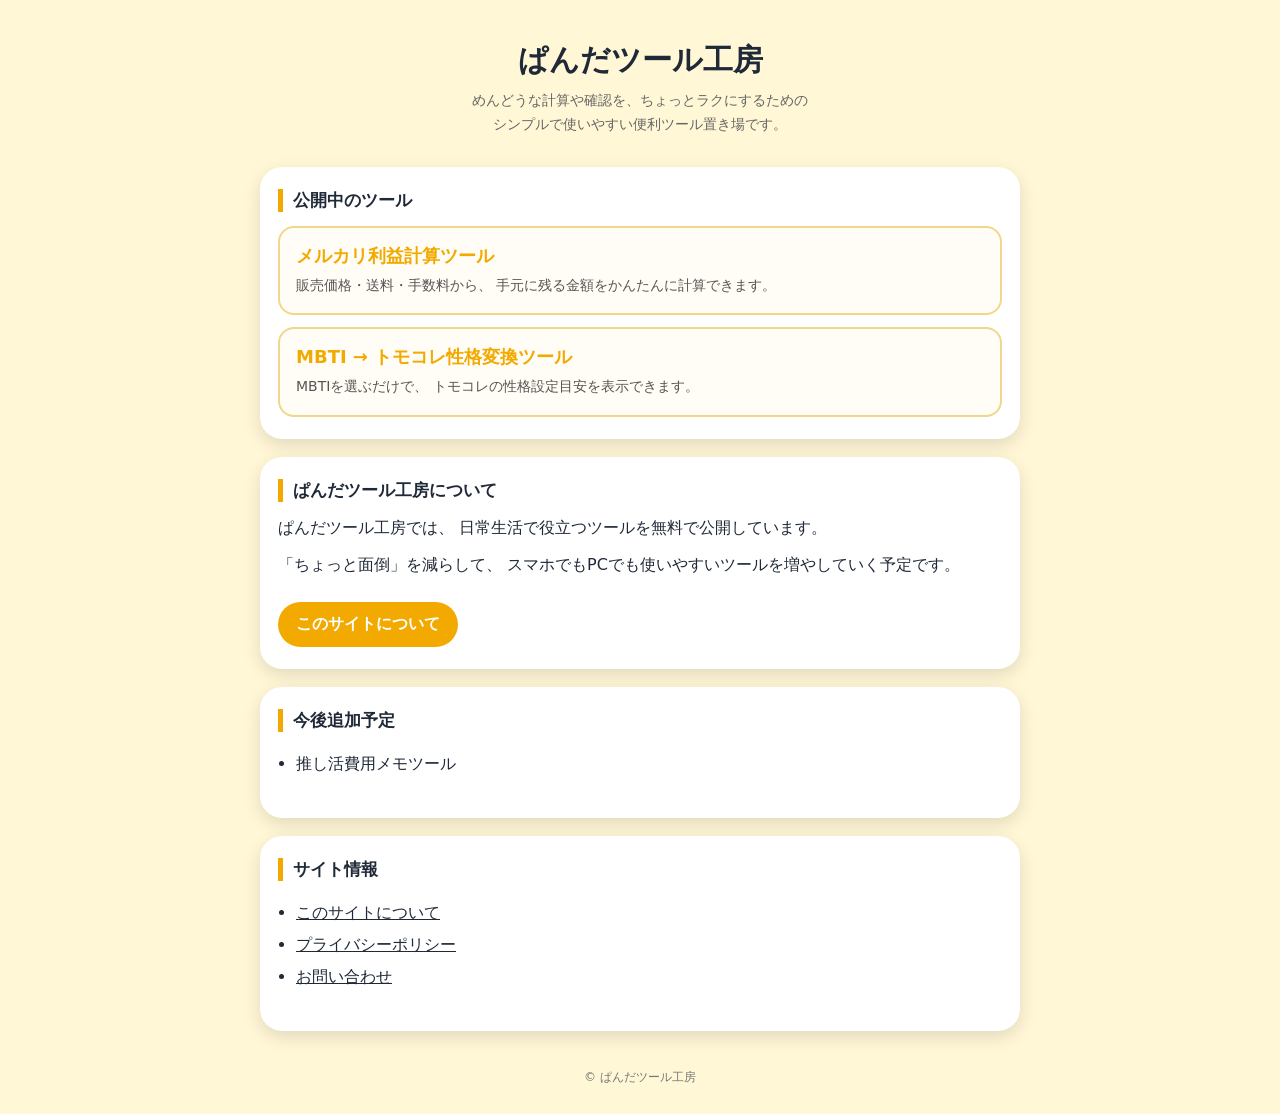
<file: index.html>
<!DOCTYPE html>
<html lang="ja">
<head>
  <meta charset="UTF-8" />
  <meta name="viewport" content="width=device-width, initial-scale=1.0" />

  <title>ぱんだツール工房</title>

  <meta name="description" content="日常で使える便利ツールを無料公開しているサイトです。" />

  <link rel="stylesheet" href="/style.css" />

  <script async src="https://pagead2.googlesyndication.com/pagead/js/adsbygoogle.js?client=ca-pub-1423860406473731"
       crossorigin="anonymous"></script>
</head>

<body>
  <div class="container">
    <header class="site-header">
      <h1 class="logo">ぱんだツール工房</h1>

      <p class="catch">
        めんどうな計算や確認を、ちょっとラクにするための<br>
        シンプルで使いやすい便利ツール置き場です。
      </p>
    </header>

    <main>
      <section class="card">
        <h2 class="section-title">公開中のツール</h2>

        <div class="tool-list">
          <a class="tool-card" href="/mercari/">
            <div class="tool-title">メルカリ利益計算ツール</div>

            <div class="tool-desc">
              販売価格・送料・手数料から、
              手元に残る金額をかんたんに計算できます。
            </div>
          </a>

          <a class="tool-card" href="/mbti/">
            <div class="tool-title">MBTI → トモコレ性格変換ツール</div>

            <div class="tool-desc">
              MBTIを選ぶだけで、
              トモコレの性格設定目安を表示できます。
            </div>
          </a>
        </div>
      </section>

      <section class="card">
        <h2 class="section-title">ぱんだツール工房について</h2>

        <p>
          ぱんだツール工房では、
          日常生活で役立つツールを無料で公開しています。
        </p>

        <p>
          「ちょっと面倒」を減らして、
          スマホでもPCでも使いやすいツールを増やしていく予定です。
        </p>

        <a class="button" href="/about/">
          このサイトについて
        </a>
      </section>

      <section class="card">
        <h2 class="section-title">今後追加予定</h2>

        <ul class="link-list">
          <li>推し活費用メモツール</li>
        </ul>
      </section>

      <section class="card">
        <h2 class="section-title">サイト情報</h2>

        <ul class="link-list">
          <li><a href="/about/">このサイトについて</a></li>
          <li><a href="/privacy/">プライバシーポリシー</a></li>
          <li><a href="/contact/">お問い合わせ</a></li>
        </ul>
      </section>
    </main>

    <footer class="footer">
      © ぱんだツール工房
    </footer>
  </div>
</body>
</html>
</file>
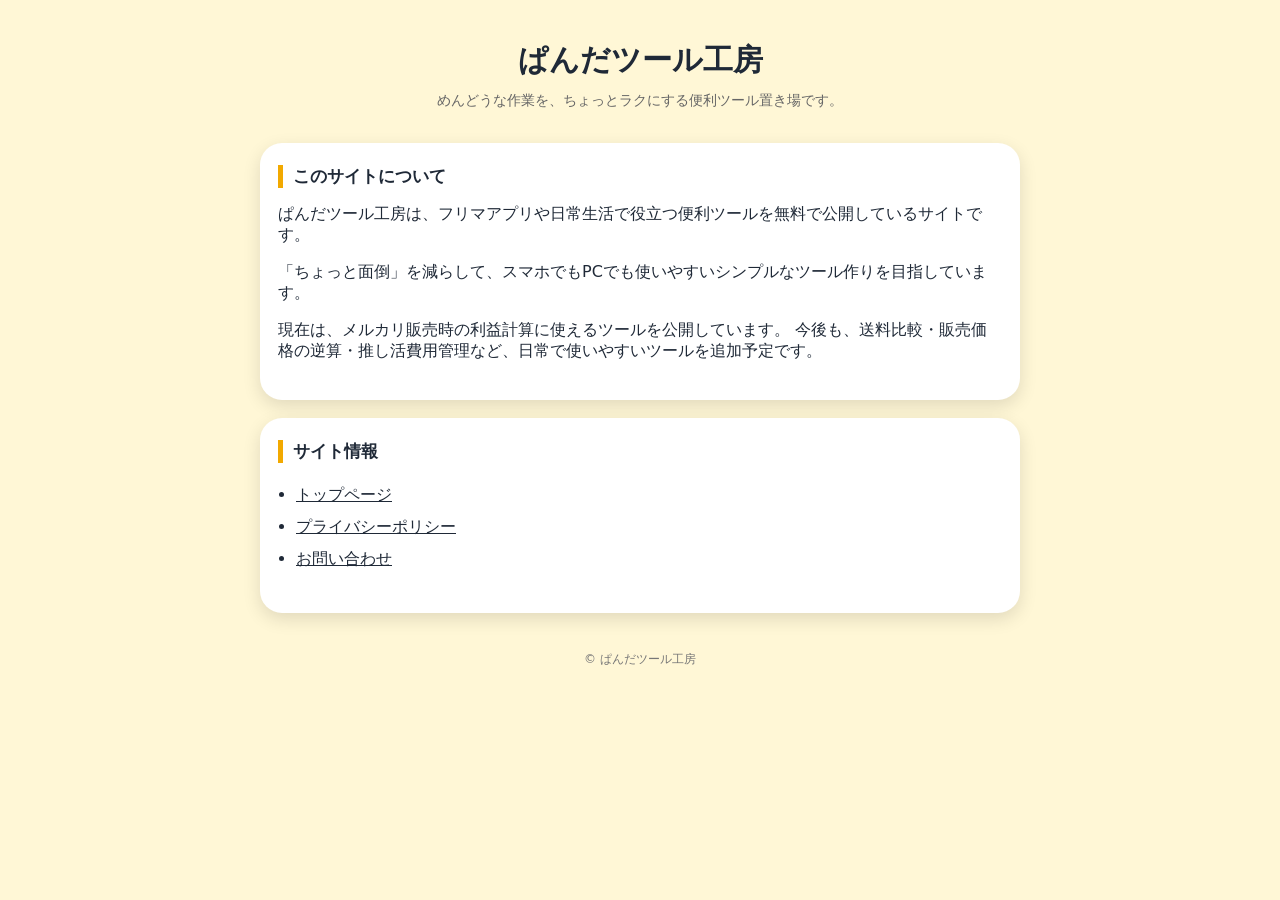
<file: about/index.html>
<!DOCTYPE html>
<html lang="ja">
<head>
  <meta charset="UTF-8" />
  <meta name="viewport" content="width=device-width, initial-scale=1.0" />

  <title>このサイトについて | ぱんだツール工房</title>
  <meta name="description" content="ぱんだツール工房についてのページです。" />

  <link rel="stylesheet" href="/style.css" />

  <script async src="https://pagead2.googlesyndication.com/pagead/js/adsbygoogle.js?client=ca-pub-1423860406473731"
     crossorigin="anonymous"></script>
</head>

<body>
  <div class="container">
    <header class="site-header">
      <h1 class="logo">ぱんだツール工房</h1>
      <p class="catch">
        めんどうな作業を、ちょっとラクにする便利ツール置き場です。
      </p>
    </header>

    <main>
      <section class="card">
        <h2 class="section-title">このサイトについて</h2>

        <p>
          ぱんだツール工房は、フリマアプリや日常生活で役立つ便利ツールを無料で公開しているサイトです。
        </p>

        <p>
          「ちょっと面倒」を減らして、スマホでもPCでも使いやすいシンプルなツール作りを目指しています。
        </p>

        <p>
          現在は、メルカリ販売時の利益計算に使えるツールを公開しています。
          今後も、送料比較・販売価格の逆算・推し活費用管理など、日常で使いやすいツールを追加予定です。
        </p>
      </section>

      <section class="card">
        <h2 class="section-title">サイト情報</h2>
        <ul class="link-list">
          <li><a href="/">トップページ</a></li>
          <li><a href="/privacy/">プライバシーポリシー</a></li>
          <li><a href="/contact/">お問い合わせ</a></li>
        </ul>
      </section>
    </main>

    <footer class="footer">
      © ぱんだツール工房
    </footer>
  </div>
</body>
</html>
</file>
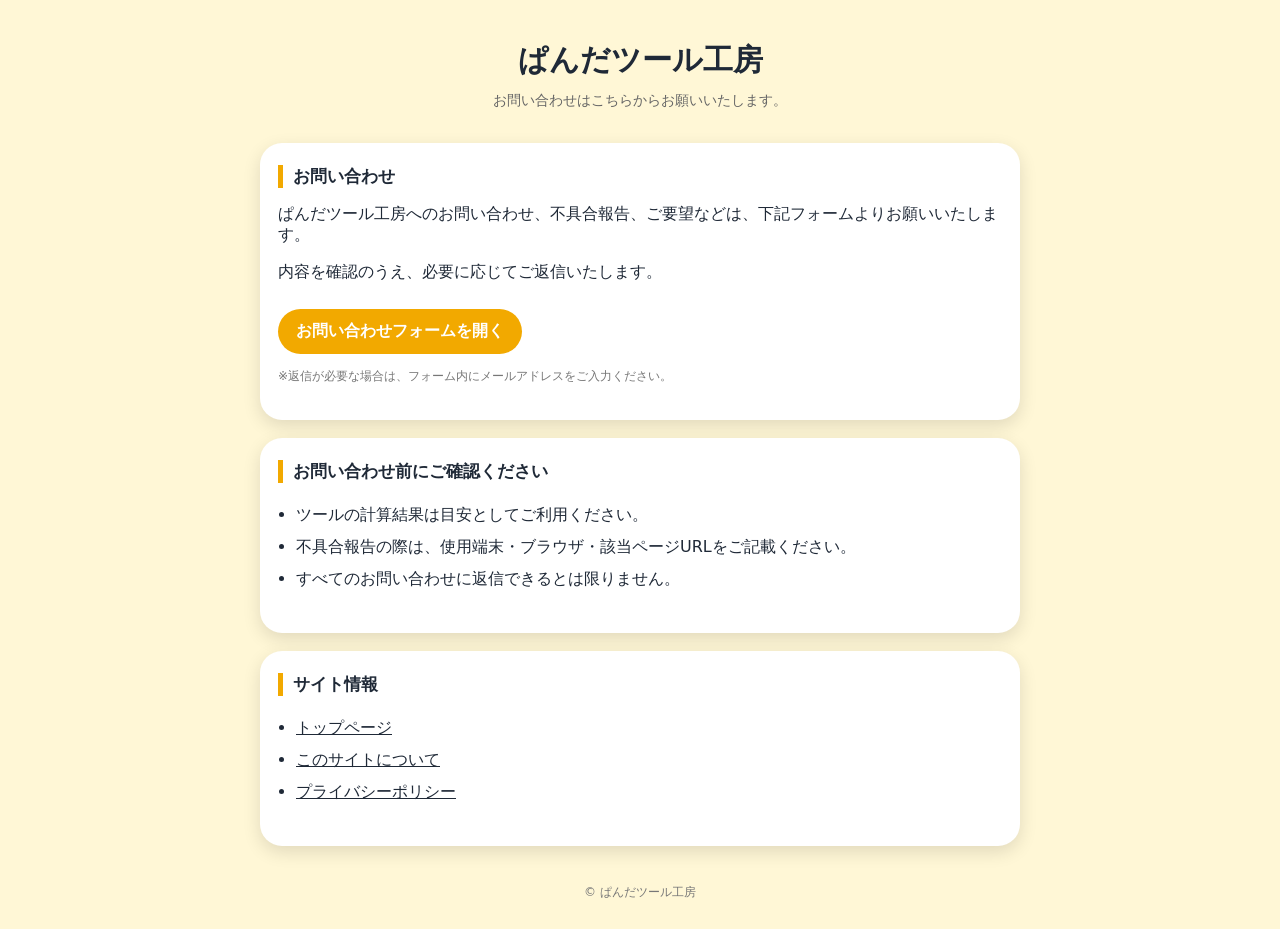
<file: contact/index.html>
<!DOCTYPE html>
<html lang="ja">
<head>
  <meta charset="UTF-8" />
  <meta name="viewport" content="width=device-width, initial-scale=1.0" />

  <title>お問い合わせ | ぱんだツール工房</title>
  <meta name="description" content="ぱんだツール工房へのお問い合わせページです。" />

  <link rel="stylesheet" href="/style.css" />

  <script async src="https://pagead2.googlesyndication.com/pagead/js/adsbygoogle.js?client=ca-pub-1423860406473731"
     crossorigin="anonymous"></script>
</head>

<body>
  <div class="container">
    <header class="site-header">
      <h1 class="logo">ぱんだツール工房</h1>
      <p class="catch">
        お問い合わせはこちらからお願いいたします。
      </p>
    </header>

    <main>
      <section class="card">
        <h2 class="section-title">お問い合わせ</h2>

        <p>
          ぱんだツール工房へのお問い合わせ、不具合報告、ご要望などは、下記フォームよりお願いいたします。
        </p>

        <p>
          内容を確認のうえ、必要に応じてご返信いたします。
        </p>

        <a class="button" href="https://docs.google.com/forms/d/e/1FAIpQLSfKrKXAFqNKKmInqKqEcePEdH1aOsD5GFmiZYgC3PU-gsQzIw/viewform?usp=publish-editor" target="_blank" rel="noopener noreferrer">
          お問い合わせフォームを開く
        </a>

        <p class="note">
          ※返信が必要な場合は、フォーム内にメールアドレスをご入力ください。
        </p>
      </section>

      <section class="card">
        <h2 class="section-title">お問い合わせ前にご確認ください</h2>

        <ul class="link-list">
          <li>ツールの計算結果は目安としてご利用ください。</li>
          <li>不具合報告の際は、使用端末・ブラウザ・該当ページURLをご記載ください。</li>
          <li>すべてのお問い合わせに返信できるとは限りません。</li>
        </ul>
      </section>

      <section class="card">
        <h2 class="section-title">サイト情報</h2>

        <ul class="link-list">
          <li><a href="/">トップページ</a></li>
          <li><a href="/about/">このサイトについて</a></li>
          <li><a href="/privacy/">プライバシーポリシー</a></li>
        </ul>
      </section>
    </main>

    <footer class="footer">
      © ぱんだツール工房
    </footer>
  </div>
</body>
</html>
</file>
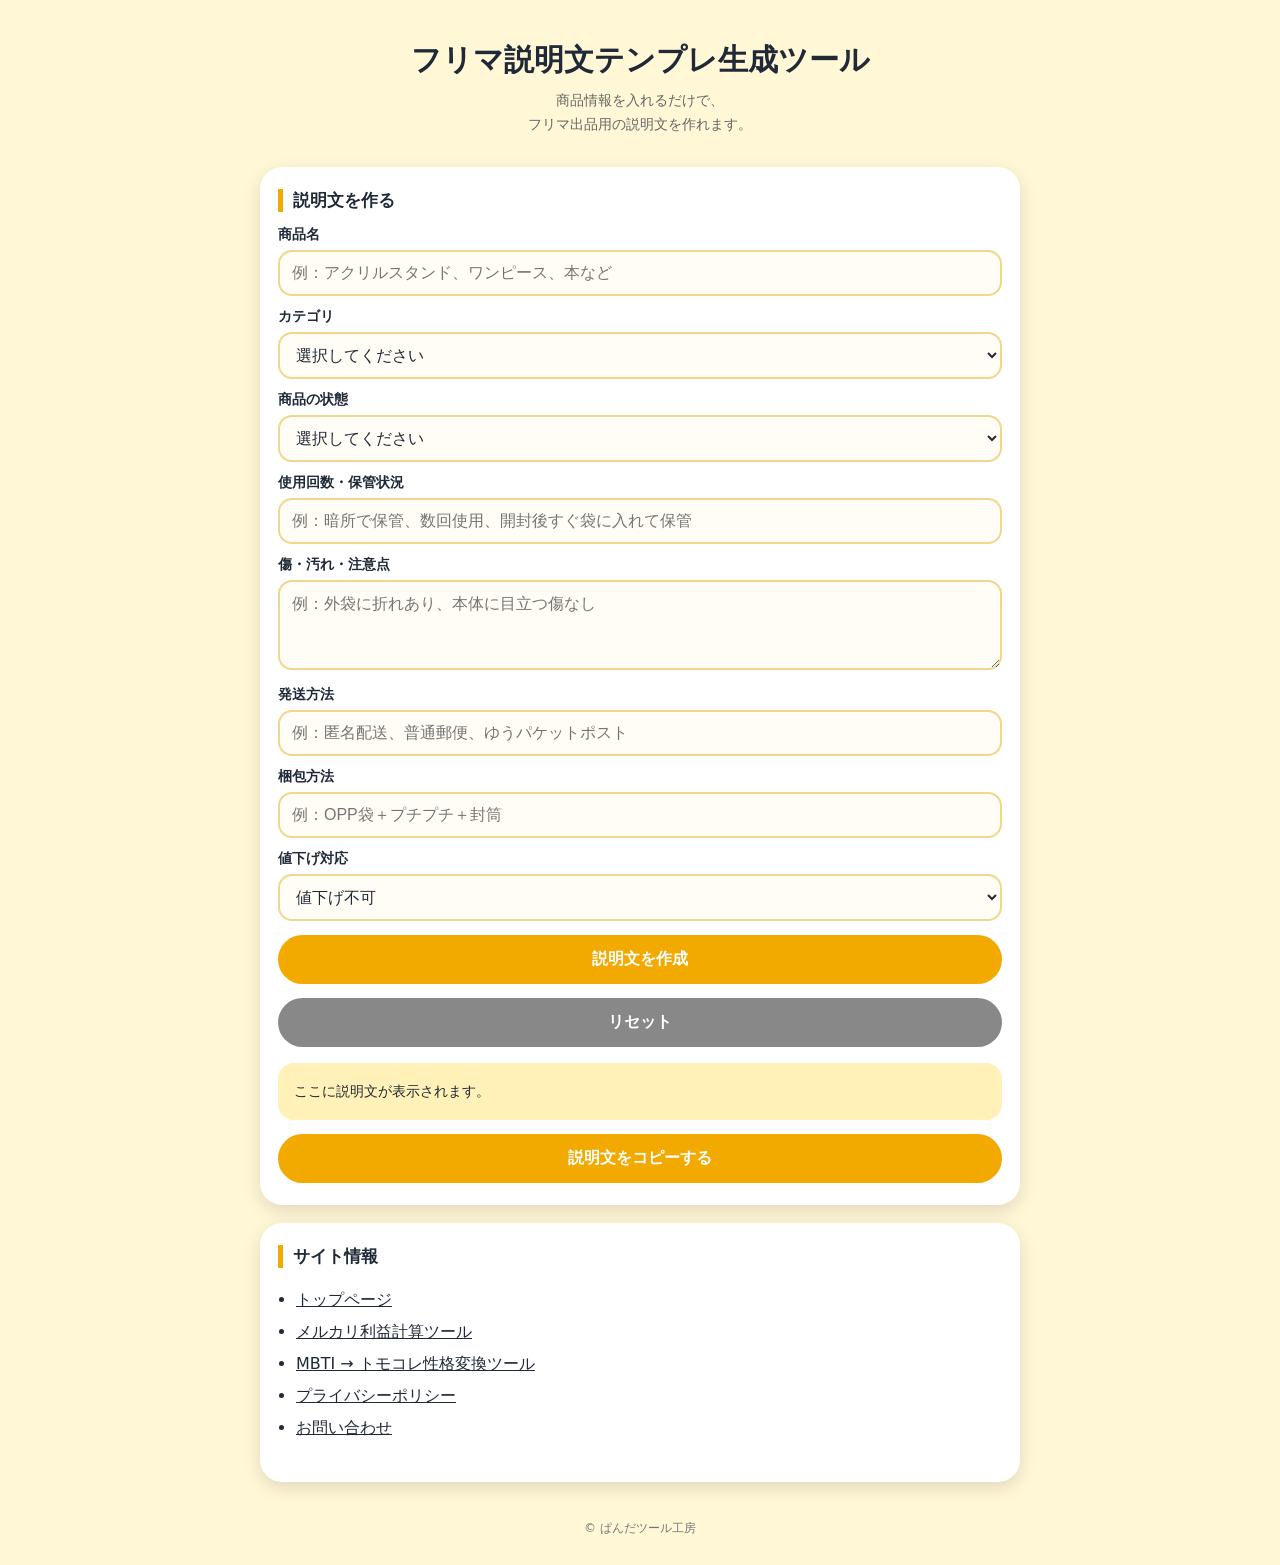
<file: frima-template/index.html>
<!DOCTYPE html>
<html lang="ja">
<head>
  <meta charset="UTF-8" />
  <meta name="viewport" content="width=device-width, initial-scale=1.0" />

  <title>フリマ説明文テンプレ生成ツール | ぱんだツール工房</title>
  <meta name="description" content="フリマアプリの商品説明文をかんたんに作成できる無料テンプレ生成ツールです。" />

  <link rel="stylesheet" href="/style.css" />

  <script async src="https://pagead2.googlesyndication.com/pagead/js/adsbygoogle.js?client=ca-pub-1423860406473731"
       crossorigin="anonymous"></script>

  <style>
    .form-label {
      display: block;
      margin: 12px 0 6px;
      font-weight: 900;
      font-size: 14px;
    }

    .form-input,
    .form-select,
    .form-textarea {
      width: 100%;
      box-sizing: border-box;
      font-size: 16px;
      padding: 12px;
      border: 2px solid #f2d78a;
      border-radius: 14px;
      background: #fffdf5;
      color: #1f2937;
      outline: none;
    }

    .form-textarea {
      min-height: 90px;
      resize: vertical;
    }

    .tool-button {
      width: 100%;
      margin-top: 14px;
      border: none;
      border-radius: 999px;
      padding: 14px;
      background: #f2a900;
      color: #ffffff;
      font-size: 16px;
      font-weight: 900;
      cursor: pointer;
    }

    .reset-button {
      background: #888;
    }

    .result-box {
      white-space: pre-wrap;
      background: #fff1b8;
      border-radius: 16px;
      padding: 16px;
      margin-top: 16px;
      font-size: 14px;
      line-height: 1.8;
    }
  </style>
</head>

<body>
  <div class="container">
    <header class="site-header">
      <h1 class="logo">フリマ説明文テンプレ生成ツール</h1>
      <p class="catch">
        商品情報を入れるだけで、<br>
        フリマ出品用の説明文を作れます。
      </p>
    </header>

    <main>
      <section class="card">
        <h2 class="section-title">説明文を作る</h2>

        <label class="form-label" for="itemName">商品名</label>
        <input class="form-input" id="itemName" placeholder="例：アクリルスタンド、ワンピース、本など" />

        <label class="form-label" for="category">カテゴリ</label>
        <select class="form-select" id="category">
          <option value="">選択してください</option>
          <option value="グッズ">グッズ</option>
          <option value="衣類">衣類</option>
          <option value="本・雑誌">本・雑誌</option>
          <option value="ゲーム・ホビー">ゲーム・ホビー</option>
          <option value="コスメ・美容">コスメ・美容</option>
          <option value="その他">その他</option>
        </select>

        <label class="form-label" for="condition">商品の状態</label>
        <select class="form-select" id="condition">
          <option value="">選択してください</option>
          <option value="新品・未使用">新品・未使用</option>
          <option value="未使用に近い">未使用に近い</option>
          <option value="目立った傷や汚れなし">目立った傷や汚れなし</option>
          <option value="やや傷や汚れあり">やや傷や汚れあり</option>
          <option value="傷や汚れあり">傷や汚れあり</option>
        </select>

        <label class="form-label" for="useCount">使用回数・保管状況</label>
        <input class="form-input" id="useCount" placeholder="例：暗所で保管、数回使用、開封後すぐ袋に入れて保管" />

        <label class="form-label" for="damage">傷・汚れ・注意点</label>
        <textarea class="form-textarea" id="damage" placeholder="例：外袋に折れあり、本体に目立つ傷なし"></textarea>

        <label class="form-label" for="shipping">発送方法</label>
        <input class="form-input" id="shipping" placeholder="例：匿名配送、普通郵便、ゆうパケットポスト" />

        <label class="form-label" for="packing">梱包方法</label>
        <input class="form-input" id="packing" placeholder="例：OPP袋＋プチプチ＋封筒" />

        <label class="form-label" for="discount">値下げ対応</label>
        <select class="form-select" id="discount">
          <option value="値下げ交渉はご遠慮ください。">値下げ不可</option>
          <option value="多少のお値下げは検討いたします。">多少なら可</option>
          <option value="まとめ買いの場合のみお値下げ可能です。">まとめ買いのみ可</option>
        </select>

        <button class="tool-button" onclick="generateText()">説明文を作成</button>
        <button class="tool-button reset-button" onclick="resetForm()">リセット</button>

        <div class="result-box" id="result">ここに説明文が表示されます。</div>

        <button class="tool-button" onclick="copyText()">説明文をコピーする</button>
      </section>

      <section class="card">
        <h2 class="section-title">サイト情報</h2>
        <ul class="link-list">
          <li><a href="/">トップページ</a></li>
          <li><a href="/mercari/">メルカリ利益計算ツール</a></li>
          <li><a href="/mbti/">MBTI → トモコレ性格変換ツール</a></li>
          <li><a href="/privacy/">プライバシーポリシー</a></li>
          <li><a href="/contact/">お問い合わせ</a></li>
        </ul>
      </section>
    </main>

    <footer class="footer">
      © ぱんだツール工房
    </footer>
  </div>

  <script>
    function generateText() {
      const itemName = document.getElementById("itemName").value || "商品";
      const category = document.getElementById("category").value || "商品";
      const condition = document.getElementById("condition").value || "状態未選択";
      const useCount = document.getElementById("useCount").value || "自宅保管していました。";
      const damage = document.getElementById("damage").value || "目立つ傷や汚れはありませんが、一度人の手に渡ったものですので、気になる方は購入をお控えください。";
      const shipping = document.getElementById("shipping").value || "発送方法は未定です。";
      const packing = document.getElementById("packing").value || "水濡れ対策をして発送いたします。";
      const discount = document.getElementById("discount").value;

      const text =
`ご覧いただきありがとうございます。

【商品について】
${itemName}の出品です。
カテゴリ：${category}
状態：${condition}

【使用・保管状況】
${useCount}

【傷・汚れ・注意点】
${damage}

【梱包・発送について】
梱包方法：${packing}
発送方法：${shipping}

【その他】
${discount}
即購入OKです。

ご不明点がありましたら、購入前にコメントをお願いいたします。`;

      document.getElementById("result").textContent = text;
    }

    function copyText() {
      const text = document.getElementById("result").textContent;
      navigator.clipboard.writeText(text).then(() => {
        alert("コピーしました！");
      });
    }

    function resetForm() {
      document.querySelectorAll("input, textarea, select").forEach(el => {
        el.value = "";
      });
      document.getElementById("discount").value = "値下げ交渉はご遠慮ください。";
      document.getElementById("result").textContent = "ここに説明文が表示されます。";
    }
  </script>
</body>
</html>
</file>
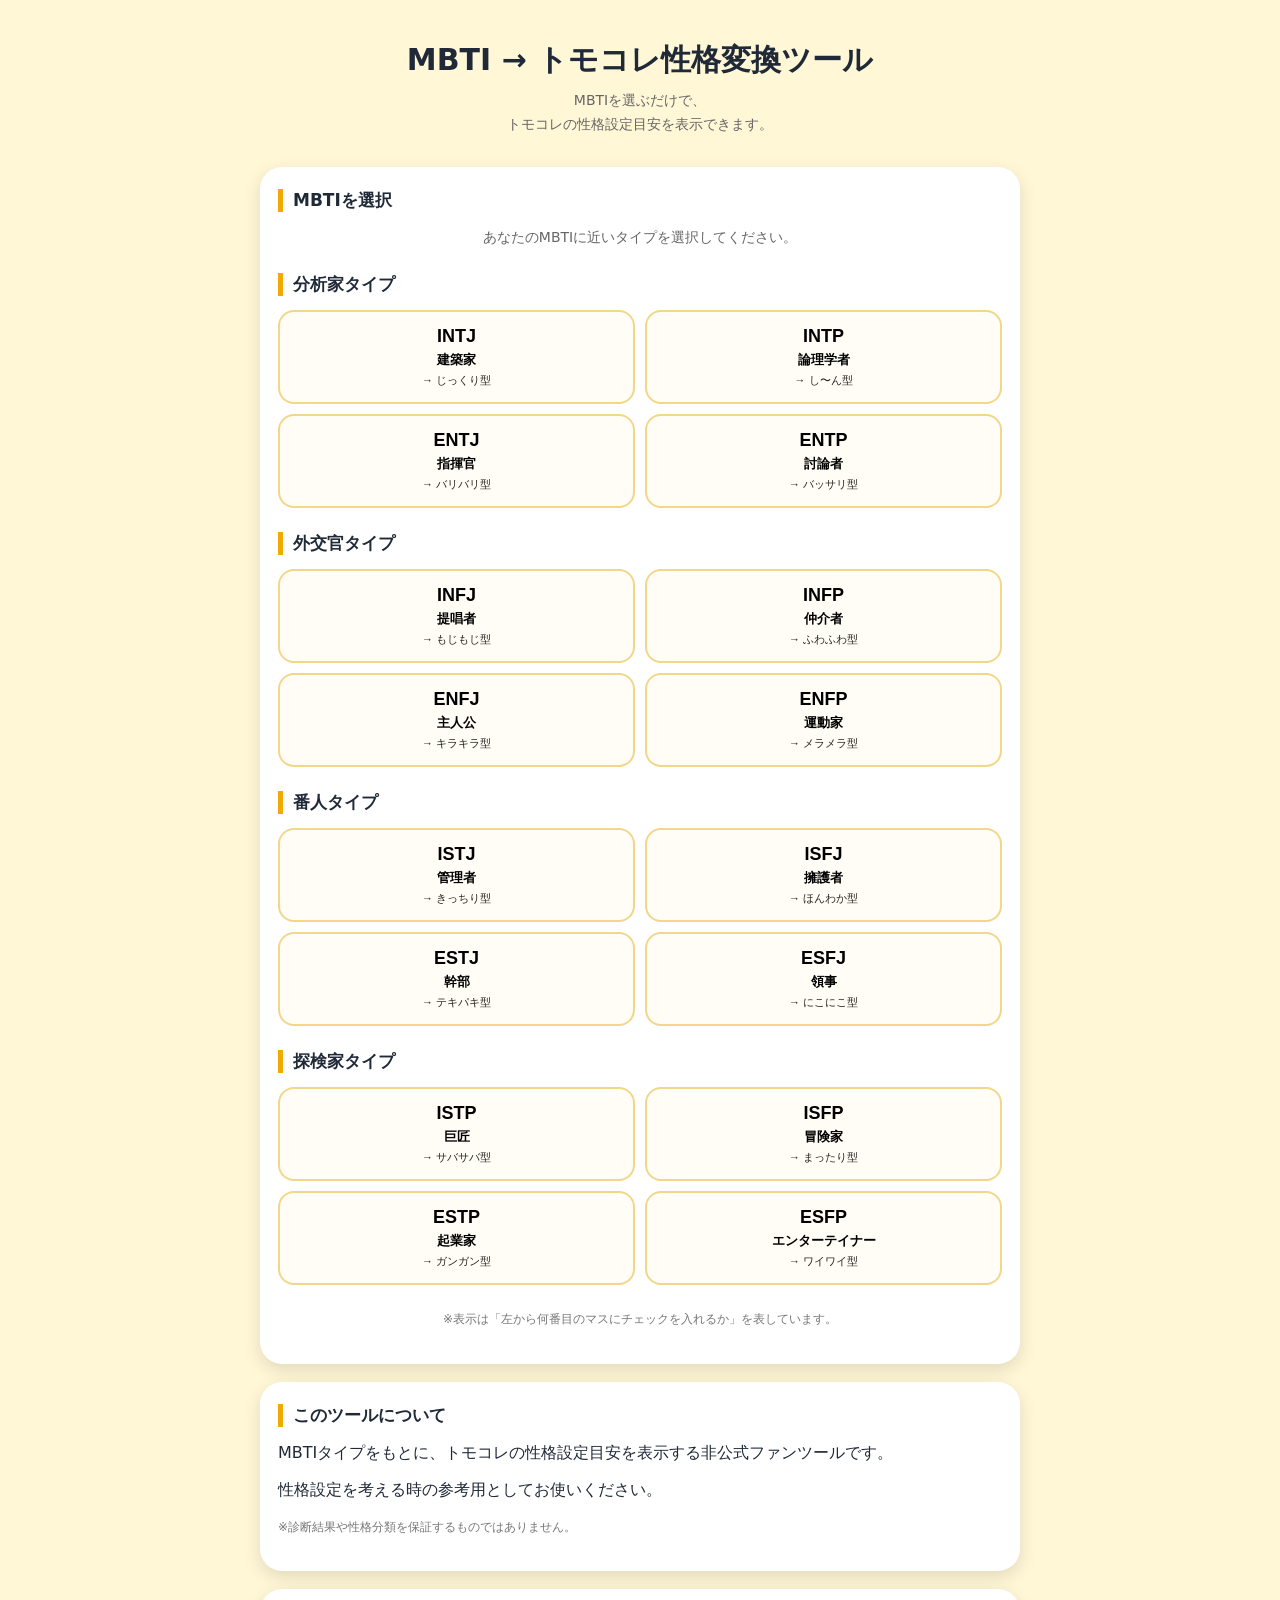
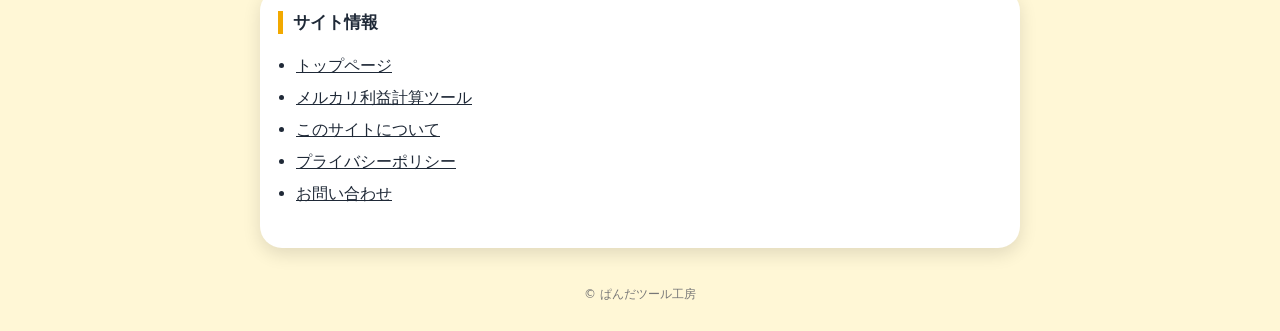
<file: mbti/index.html>
<!DOCTYPE html>
<html lang="ja">
<head>
  <meta charset="UTF-8" />
  <meta name="viewport" content="width=device-width, initial-scale=1.0" />

  <title>MBTI → トモコレ性格変換ツール | ぱんだツール工房</title>

  <meta name="description" content="MBTIを選ぶだけで、トモコレの性格設定目安を表示できる無料ツールです。" />

  <link rel="stylesheet" href="/style.css" />

  <script async src="https://pagead2.googlesyndication.com/pagead/js/adsbygoogle.js?client=ca-pub-1423860406473731"
     crossorigin="anonymous"></script>

  <style>
    .mbti-wrapper {
      max-width: 760px;
      margin: 0 auto;
    }

    .lead-center {
      text-align: center;
      font-size: 14px;
      color: #666;
      line-height: 1.7;
      margin-bottom: 24px;
    }

    .section {
      margin-bottom: 24px;
    }

    .mbti-grid {
      display: grid;
      grid-template-columns: repeat(2, 1fr);
      gap: 10px;
    }

    .mbti-btn {
      border: 2px solid #f2d78a;
      background: #fffdf5;
      border-radius: 16px;
      padding: 14px 10px;
      cursor: pointer;
      text-align: center;
      transition: 0.15s;
    }

    .mbti-btn:hover {
      background: #fff3bf;
      transform: translateY(-2px);
    }

    .mbti-btn.active {
      background: #f2a900;
      border-color: #f2a900;
      color: #ffffff;
      transform: scale(0.98);
    }

    .mbti-code {
      font-size: 18px;
      font-weight: 900;
      margin-bottom: 4px;
    }

    .mbti-jp {
      font-size: 13px;
      font-weight: 700;
    }

    .mbti-result-mini {
      font-size: 11px;
      opacity: 0.85;
      margin-top: 4px;
    }

    .result {
      display: none;
      margin-top: 28px;
      padding-top: 24px;
      border-top: 2px dashed #f2d78a;
    }

    .type-name {
      font-size: 32px;
      font-weight: 900;
      text-align: center;
      color: #f2a900;
      margin-bottom: 8px;
    }

    .mbti {
      text-align: center;
      font-size: 14px;
      color: #666;
      margin-bottom: 22px;
      line-height: 1.6;
    }

    .description {
      background: #fff1b8;
      border-radius: 16px;
      padding: 16px;
      font-size: 14px;
      line-height: 1.8;
      margin-bottom: 24px;
    }

    .param {
      margin-bottom: 22px;
    }

    .param-label {
      display: flex;
      justify-content: space-between;
      align-items: center;
      gap: 12px;
      margin-bottom: 8px;
      font-size: 15px;
      font-weight: 900;
    }

    .blocks {
      font-size: 21px;
      letter-spacing: 2px;
      line-height: 1.6;
      word-break: break-word;
    }

    .copy-button {
      width: 100%;
      border: none;
      border-radius: 999px;
      background: #f2a900;
      color: #ffffff;
      font-size: 16px;
      font-weight: 900;
      padding: 14px;
      cursor: pointer;
      transition: 0.15s;
      margin-top: 12px;
    }

    .copy-button:hover {
      opacity: 0.92;
    }

    .copy-button:active {
      transform: scale(0.98);
    }

    .note-center {
      text-align: center;
      font-size: 12px;
      color: #777;
      line-height: 1.7;
      margin-top: 16px;
    }

    @media (max-width: 480px) {
      .mbti-grid {
        grid-template-columns: 1fr;
      }

      .type-name {
        font-size: 28px;
      }

      .blocks {
        font-size: 18px;
        letter-spacing: 1px;
      }

      .param-label {
        flex-direction: column;
        align-items: flex-start;
      }
    }
  </style>
</head>

<body>
  <div class="container">
    <header class="site-header">
      <h1 class="logo">MBTI → トモコレ性格変換ツール</h1>

      <p class="catch">
        MBTIを選ぶだけで、<br>
        トモコレの性格設定目安を表示できます。
      </p>
    </header>

    <main class="mbti-wrapper">
      <section class="card">
        <h2 class="section-title">MBTIを選択</h2>

        <p class="lead-center">
          あなたのMBTIに近いタイプを選択してください。
        </p>

        <div id="mbtiButtons"></div>

        <div class="result" id="resultArea">
          <div class="type-name" id="typeName"></div>

          <div class="mbti" id="mbtiText"></div>

          <div class="description" id="description"></div>

          <div id="params"></div>

          <button class="copy-button" onclick="copyResult()">
            結果をコピーする
          </button>
        </div>

        <p class="note-center">
          ※表示は「左から何番目のマスにチェックを入れるか」を表しています。
        </p>
      </section>

      <section class="card">
        <h2 class="section-title">このツールについて</h2>

        <p>
          MBTIタイプをもとに、トモコレの性格設定目安を表示する非公式ファンツールです。
        </p>

        <p>
          性格設定を考える時の参考用としてお使いください。
        </p>

        <p class="note">
          ※診断結果や性格分類を保証するものではありません。
        </p>
      </section>

      <section class="card">
        <h2 class="section-title">サイト情報</h2>

        <ul class="link-list">
          <li><a href="/">トップページ</a></li>
          <li><a href="/mercari/">メルカリ利益計算ツール</a></li>
          <li><a href="/about/">このサイトについて</a></li>
          <li><a href="/privacy/">プライバシーポリシー</a></li>
          <li><a href="/contact/">お問い合わせ</a></li>
        </ul>
      </section>
    </main>

    <footer class="footer">
      © ぱんだツール工房
    </footer>
  </div>

  <script>
    const groups = [
      {
        title: "分析家タイプ",
        types: ["INTJ", "INTP", "ENTJ", "ENTP"]
      },
      {
        title: "外交官タイプ",
        types: ["INFJ", "INFP", "ENFJ", "ENFP"]
      },
      {
        title: "番人タイプ",
        types: ["ISTJ", "ISFJ", "ESTJ", "ESFJ"]
      },
      {
        title: "探検家タイプ",
        types: ["ISTP", "ISFP", "ESTP", "ESFP"]
      }
    ];

    const data = {
      INTJ: {
        jp: "建築家",
        name: "じっくり型",
        group: "クール系",
        desc: "落ち着いて考えるタイプ。冷静で知的なMiiに向いています。",
        params: { "行動": 4, "ことば": 4, "表情": 1, "考え方": 1 }
      },
      INTP: {
        jp: "論理学者",
        name: "し〜ん型",
        group: "クール系",
        desc: "静かで独自の考えを持つタイプ。個性的なMiiに向いています。",
        params: { "行動": 1, "ことば": 1, "表情": 1, "考え方": 1 }
      },
      ENTJ: {
        jp: "指揮官",
        name: "バリバリ型",
        group: "ドライ系",
        desc: "行動力があり、リーダー気質のMiiに向いています。",
        params: { "行動": 7, "ことば": 7, "表情": 7, "考え方": 2 }
      },
      ENTP: {
        jp: "討論者",
        name: "バッサリ型",
        group: "ドライ系",
        desc: "頭の回転が速く、はっきりしたMiiに向いています。",
        params: { "行動": 8, "ことば": 8, "表情": 1, "考え方": 1 }
      },

      INFJ: {
        jp: "提唱者",
        name: "もじもじ型",
        group: "クール系",
        desc: "控えめで慎重。静かだけど芯のあるMiiに向いています。",
        params: { "行動": 1, "ことば": 1, "表情": 4, "考え方": 4 }
      },
      INFP: {
        jp: "仲介者",
        name: "ふわふわ型",
        group: "ナゴミ系",
        desc: "やさしくてマイペース。感受性が強く、ゆったりした雰囲気のMiiに向いています。",
        params: { "行動": 2, "ことば": 1, "表情": 6, "考え方": 7 }
      },
      ENFJ: {
        jp: "主人公",
        name: "キラキラ型",
        group: "ノリ系",
        desc: "人当たりがよく、みんなを引っ張るタイプのMiiに向いています。",
        params: { "行動": 5, "ことば": 6, "表情": 7, "考え方": 6 }
      },
      ENFP: {
        jp: "運動家",
        name: "メラメラ型",
        group: "ノリ系",
        desc: "明るく前向きで、勢いのあるMiiに向いています。",
        params: { "行動": 7, "ことば": 7, "表情": 5, "考え方": 5 }
      },

      ISTJ: {
        jp: "管理者",
        name: "きっちり型",
        group: "クール系",
        desc: "まじめで几帳面。安定感のあるMiiに向いています。",
        params: { "行動": 4, "ことば": 4, "表情": 4, "考え方": 4 }
      },
      ISFJ: {
        jp: "擁護者",
        name: "ほんわか型",
        group: "ナゴミ系",
        desc: "穏やかで面倒見がいいタイプのMiiに向いています。",
        params: { "行動": 1, "ことば": 2, "表情": 4, "考え方": 6 }
      },
      ESTJ: {
        jp: "幹部",
        name: "テキパキ型",
        group: "ドライ系",
        desc: "しっかり者で効率重視のMiiに向いています。",
        params: { "行動": 3, "ことば": 7, "表情": 6, "考え方": 3 }
      },
      ESFJ: {
        jp: "領事",
        name: "にこにこ型",
        group: "ナゴミ系",
        desc: "親しみやすく、場を明るくするタイプのMiiに向いています。",
        params: { "行動": 8, "ことば": 1, "表情": 8, "考え方": 8 }
      },

      ISTP: {
        jp: "巨匠",
        name: "サバサバ型",
        group: "ドライ系",
        desc: "さっぱりしていてマイペース。クールなMiiに向いています。",
        params: { "行動": 5, "ことば": 7, "表情": 1, "考え方": 1 }
      },
      ISFP: {
        jp: "冒険家",
        name: "まったり型",
        group: "ナゴミ系",
        desc: "自然体で自由。ゆるくてかわいいMiiに向いています。",
        params: { "行動": 4, "ことば": 4, "表情": 4, "考え方": 5 }
      },
      ESTP: {
        jp: "起業家",
        name: "ガンガン型",
        group: "ノリ系",
        desc: "勢いがあり、行動派のMiiに向いています。",
        params: { "行動": 8, "ことば": 8, "表情": 8, "考え方": 8 }
      },
      ESFP: {
        jp: "エンターテイナー",
        name: "ワイワイ型",
        group: "ノリ系",
        desc: "にぎやかで楽しいことが好きなMiiに向いています。",
        params: { "行動": 5, "ことば": 5, "表情": 5, "考え方": 5 }
      }
    };

    const mbtiButtons = document.getElementById("mbtiButtons");
    const resultArea = document.getElementById("resultArea");
    const typeName = document.getElementById("typeName");
    const mbtiText = document.getElementById("mbtiText");
    const description = document.getElementById("description");
    const params = document.getElementById("params");

    let selectedMbti = "";

    function renderButtons() {
      groups.forEach(group => {
        const section = document.createElement("div");
        section.className = "section";

        const title = document.createElement("h2");
        title.className = "section-title";
        title.textContent = group.title;

        const grid = document.createElement("div");
        grid.className = "mbti-grid";

        group.types.forEach(type => {
          const item = data[type];

          const button = document.createElement("button");
          button.className = "mbti-btn";
          button.type = "button";
          button.dataset.type = type;

          button.innerHTML = `
            <div class="mbti-code">${type}</div>
            <div class="mbti-jp">${item.jp}</div>
            <div class="mbti-result-mini">→ ${item.name}</div>
          `;

          button.addEventListener("click", () => {
            selectMbti(type);
          });

          grid.appendChild(button);
        });

        section.appendChild(title);
        section.appendChild(grid);
        mbtiButtons.appendChild(section);
      });
    }

    function selectMbti(type) {
      selectedMbti = type;
      const item = data[type];

      document.querySelectorAll(".mbti-btn").forEach(btn => {
        btn.classList.toggle("active", btn.dataset.type === type);
      });

      typeName.textContent = item.name;
      mbtiText.textContent = `${type}（${item.jp}）におすすめ / ${item.group}`;
      description.textContent = item.desc;

      params.innerHTML = "";

      Object.entries(item.params).forEach(([label, value]) => {
        const div = document.createElement("div");
        div.className = "param";

        div.innerHTML = `
          <div class="param-label">
            <span>${label}</span>
            <span>左から${value}番目</span>
          </div>
          <div class="blocks">${createBlocks(value)}</div>
        `;

        params.appendChild(div);
      });

      resultArea.style.display = "block";
      resultArea.scrollIntoView({ behavior: "smooth", block: "start" });
    }

    function createBlocks(value) {
      let result = "";
      for (let i = 1; i <= 8; i++) {
        result += i === value ? "🟨" : "⬜";
        if (i < 8) result += " ";
      }
      return result;
    }

    function copyResult() {
      if (!selectedMbti) return;

      const item = data[selectedMbti];

      let text = `${selectedMbti}（${item.jp}） → ${item.name}（${item.group}）\n`;
      text += `${item.desc}\n\n`;

      Object.entries(item.params).forEach(([label, value]) => {
        text += `${label}：${createBlocks(value)} 左から${value}番目\n`;
      });

      navigator.clipboard.writeText(text).then(() => {
        alert("コピーしました！");
      });
    }

    renderButtons();
  </script>
</body>
</html>
</file>
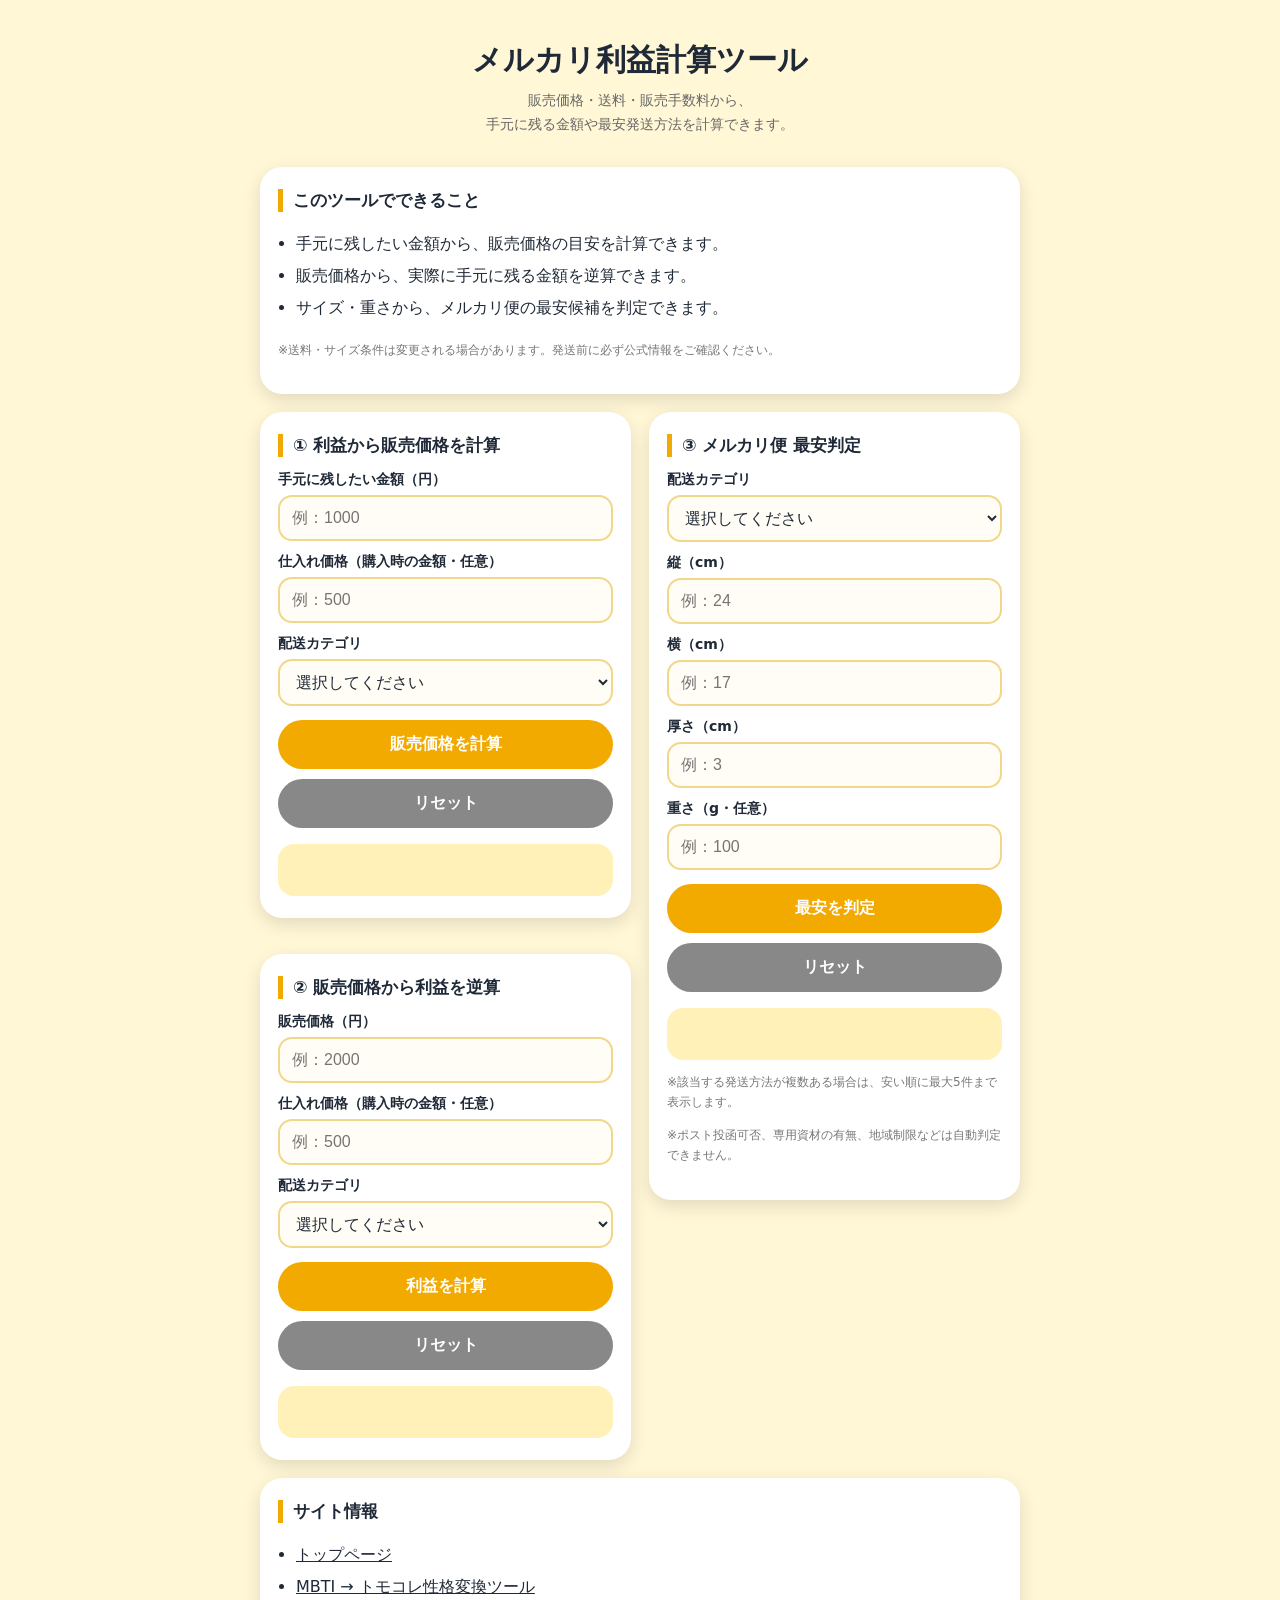
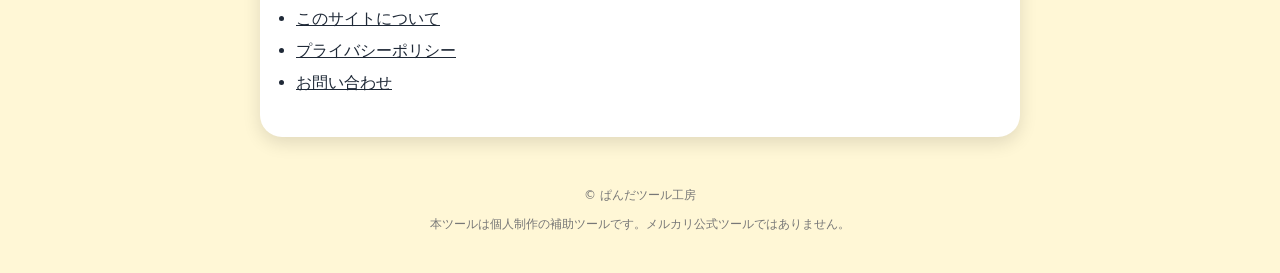
<file: mercari/index.html>
<!DOCTYPE html>
<html lang="ja">
<head>
  <meta charset="UTF-8" />
  <meta name="viewport" content="width=device-width, initial-scale=1.0" />

  <title>メルカリ利益計算ツール | ぱんだツール工房</title>
  <meta name="description" content="メルカリ販売時の販売価格・送料・販売手数料から、手元に残る金額や最安発送方法を計算できる無料ツールです。" />

  <link rel="stylesheet" href="/style.css" />

  <script async src="https://pagead2.googlesyndication.com/pagead/js/adsbygoogle.js?client=ca-pub-1423860406473731"
       crossorigin="anonymous"></script>

  <style>
    .mercari-layout {
      display: grid;
      grid-template-columns: 1fr 1fr;
      gap: 18px;
      align-items: start;
    }

    .tool-column {
      display: grid;
      gap: 18px;
    }

    .form-label {
      display: block;
      margin: 12px 0 6px;
      font-weight: 900;
      font-size: 14px;
    }

    .form-input,
    .form-select {
      width: 100%;
      box-sizing: border-box;
      font-size: 16px;
      padding: 12px;
      border: 2px solid #f2d78a;
      border-radius: 14px;
      background: #fffdf5;
      color: #1f2937;
      outline: none;
    }

    .form-input:focus,
    .form-select:focus {
      border-color: #f2a900;
      background: #ffffff;
    }

    .tool-button {
      width: 100%;
      box-sizing: border-box;
      margin-top: 14px;
      border: none;
      border-radius: 999px;
      padding: 14px;
      background: #f2a900;
      color: #ffffff;
      font-size: 16px;
      font-weight: 900;
      cursor: pointer;
      transition: 0.15s;
    }

    .tool-button:hover {
      opacity: 0.92;
    }

    .tool-button:active {
      transform: scale(0.98);
    }

    .reset-button {
      background: #888;
      margin-top: 10px;
    }

    .result {
      margin-top: 16px;
      line-height: 1.7;
      background: #fff1b8;
      border-radius: 16px;
      padding: 14px;
      min-height: 24px;
    }

    .result-main {
      font-size: 20px;
      font-weight: 900;
      margin: 4px 0;
      color: #f2a900;
    }

    .result-sub {
      font-size: 14px;
      font-weight: 700;
      color: #333;
      margin: 2px 0;
    }

    .result-divider {
      border-top: 2px dashed #f2d78a;
      margin: 10px 0;
    }

    .hidden {
      display: none;
    }

    @media (max-width: 900px) {
      .mercari-layout {
        grid-template-columns: 1fr;
      }
    }
  </style>
</head>

<body>
  <div class="container">
    <header class="site-header">
      <h1 class="logo">メルカリ利益計算ツール</h1>
      <p class="catch">
        販売価格・送料・販売手数料から、<br>
        手元に残る金額や最安発送方法を計算できます。
      </p>
    </header>

    <main>
      <section class="card">
        <h2 class="section-title">このツールでできること</h2>
        <ul class="link-list">
          <li>手元に残したい金額から、販売価格の目安を計算できます。</li>
          <li>販売価格から、実際に手元に残る金額を逆算できます。</li>
          <li>サイズ・重さから、メルカリ便の最安候補を判定できます。</li>
        </ul>
        <p class="note">
          ※送料・サイズ条件は変更される場合があります。発送前に必ず公式情報をご確認ください。
        </p>
      </section>

      <div class="mercari-layout">
        <div class="tool-column">
          <section class="card">
            <h2 class="section-title">① 利益から販売価格を計算</h2>

            <label class="form-label" for="profit">手元に残したい金額（円）</label>
            <input class="form-input" type="number" id="profit" placeholder="例：1000" />

            <label class="form-label" for="purchase">仕入れ価格（購入時の金額・任意）</label>
            <input class="form-input" type="number" id="purchase" placeholder="例：500" />

            <label class="form-label" for="shipping-category">配送カテゴリ</label>
            <select class="form-select" id="shipping-category" onchange="updateShippingMethods('shipping-category', 'shipping-method', 'shipping-method-box', 'manual-shipping-box')">
              <option value="">選択してください</option>
              <option value="rakuraku">らくらくメルカリ便</option>
              <option value="yuyu">ゆうゆうメルカリ便</option>
              <option value="eco">エコメルカリ便</option>
              <option value="tanomeru">梱包・発送たのメル便</option>
              <option value="other">その他</option>
            </select>

            <div id="shipping-method-box" class="hidden">
              <label class="form-label" for="shipping-method">発送方法</label>
              <select class="form-select" id="shipping-method"></select>
            </div>

            <div id="manual-shipping-box" class="hidden">
              <label class="form-label" for="manual-shipping-fee">送料（円）</label>
              <input class="form-input" type="number" id="manual-shipping-fee" placeholder="例：300" />
            </div>

            <button class="tool-button" type="button" onclick="calculatePriceFromProfit()">販売価格を計算</button>
            <button class="tool-button reset-button" type="button" onclick="resetPriceCalc()">リセット</button>

            <div id="result" class="result"></div>
          </section>

          <section class="card">
            <h2 class="section-title">② 販売価格から利益を逆算</h2>

            <label class="form-label" for="selling-price">販売価格（円）</label>
            <input class="form-input" type="number" id="selling-price" placeholder="例：2000" />

            <label class="form-label" for="reverse-purchase">仕入れ価格（購入時の金額・任意）</label>
            <input class="form-input" type="number" id="reverse-purchase" placeholder="例：500" />

            <label class="form-label" for="reverse-shipping-category">配送カテゴリ</label>
            <select class="form-select" id="reverse-shipping-category" onchange="updateShippingMethods('reverse-shipping-category', 'reverse-shipping-method', 'reverse-shipping-method-box', 'reverse-manual-shipping-box')">
              <option value="">選択してください</option>
              <option value="rakuraku">らくらくメルカリ便</option>
              <option value="yuyu">ゆうゆうメルカリ便</option>
              <option value="eco">エコメルカリ便</option>
              <option value="tanomeru">梱包・発送たのメル便</option>
              <option value="other">その他</option>
            </select>

            <div id="reverse-shipping-method-box" class="hidden">
              <label class="form-label" for="reverse-shipping-method">発送方法</label>
              <select class="form-select" id="reverse-shipping-method"></select>
            </div>

            <div id="reverse-manual-shipping-box" class="hidden">
              <label class="form-label" for="reverse-manual-shipping-fee">送料（円）</label>
              <input class="form-input" type="number" id="reverse-manual-shipping-fee" placeholder="例：300" />
            </div>

            <button class="tool-button" type="button" onclick="calculateProfitFromPrice()">利益を計算</button>
            <button class="tool-button reset-button" type="button" onclick="resetProfitCalc()">リセット</button>

            <div id="reverse-result" class="result"></div>
          </section>
        </div>

        <section class="card">
          <h2 class="section-title">③ メルカリ便 最安判定</h2>

          <label class="form-label" for="judge-category">配送カテゴリ</label>
          <select class="form-select" id="judge-category">
            <option value="">選択してください</option>
            <option value="all">メルカリ便すべて</option>
            <option value="rakuraku">らくらくメルカリ便</option>
            <option value="yuyu">ゆうゆうメルカリ便</option>
            <option value="eco">エコメルカリ便</option>
            <option value="tanomeru">梱包・発送たのメル便</option>
          </select>

          <label class="form-label" for="judge-length">縦（cm）</label>
          <input class="form-input" type="number" id="judge-length" placeholder="例：24" />

          <label class="form-label" for="judge-width">横（cm）</label>
          <input class="form-input" type="number" id="judge-width" placeholder="例：17" />

          <label class="form-label" for="judge-depth">厚さ（cm）</label>
          <input class="form-input" type="number" id="judge-depth" placeholder="例：3" />

          <label class="form-label" for="judge-weight">重さ（g・任意）</label>
          <input class="form-input" type="number" id="judge-weight" placeholder="例：100" />

          <button class="tool-button" type="button" onclick="findBestMercariShipping()">最安を判定</button>
          <button class="tool-button reset-button" type="button" onclick="resetJudgeCalc()">リセット</button>

          <div id="cheapest-result" class="result"></div>

          <p class="note">
            ※該当する発送方法が複数ある場合は、安い順に最大5件まで表示します。
          </p>
          <p class="note">
            ※ポスト投函可否、専用資材の有無、地域制限などは自動判定できません。
          </p>
        </section>
      </div>

      <section class="card">
        <h2 class="section-title">サイト情報</h2>

        <ul class="link-list">
          <li><a href="/">トップページ</a></li>
          <li><a href="/mbti/">MBTI → トモコレ性格変換ツール</a></li>
          <li><a href="/about/">このサイトについて</a></li>
          <li><a href="/privacy/">プライバシーポリシー</a></li>
          <li><a href="/contact/">お問い合わせ</a></li>
        </ul>
      </section>
    </main>

    <footer class="footer">
      <p>© ぱんだツール工房</p>
      <p>本ツールは個人制作の補助ツールです。メルカリ公式ツールではありません。</p>
    </footer>
  </div>

  <script>
    const shippingData = {
      rakuraku: [
        { name: 'ネコポス', fee: 210, package: 0, rule: 'sum', maxLength: 31.2, maxSum: 60, weight: 1000 },
        { name: '宅急便コンパクト', fee: 450, package: 70, rule: 'box', size: [25, 20, 5], weight: Infinity },
        { name: '宅急便 60サイズ', fee: 750, package: 0, rule: 'sum', maxLength: 60, maxSum: 60, weight: 2000 },
        { name: '宅急便 80サイズ', fee: 850, package: 0, rule: 'sum', maxLength: 80, maxSum: 80, weight: 5000 },
        { name: '宅急便 100サイズ', fee: 1050, package: 0, rule: 'sum', maxLength: 100, maxSum: 100, weight: 10000 },
        { name: '宅急便 120サイズ', fee: 1200, package: 0, rule: 'sum', maxLength: 120, maxSum: 120, weight: 15000 },
        { name: '宅急便 140サイズ', fee: 1450, package: 0, rule: 'sum', maxLength: 140, maxSum: 140, weight: 20000 },
        { name: '宅急便 160サイズ', fee: 1700, package: 0, rule: 'sum', maxLength: 160, maxSum: 160, weight: 25000 },
        { name: '宅急便 170サイズ', fee: 2100, package: 0, rule: 'sum', maxLength: 170, maxSum: 170, weight: 30000 },
        { name: '宅急便 180サイズ', fee: 2100, package: 0, rule: 'sum', maxLength: 180, maxSum: 180, weight: 30000 },
        { name: '宅急便 200サイズ', fee: 2500, package: 0, rule: 'sum', maxLength: 200, maxSum: 200, weight: 30000 }
      ],
      yuyu: [
        { name: 'ゆうパケットポスト mini', fee: 160, package: 20, rule: 'box', size: [21.1, 16.8, 2], weight: 2000 },
        { name: 'ゆうパケットポスト（専用シール）', fee: 215, package: 5, rule: 'sum', maxLength: 34, maxSum: 60, weight: 2000 },
        { name: 'ゆうパケットポスト（専用箱）', fee: 215, package: 65, rule: 'box', size: [32.7, 22.8, 3], weight: 2000 },
        { name: 'ゆうパケット', fee: 230, package: 0, rule: 'sum', maxLength: 34, maxSum: 60, weight: 1000 },
        { name: 'ゆうパケットプラス', fee: 455, package: 65, rule: 'box', size: [24, 17, 7], weight: 2000 },
        { name: 'ゆうパック 60サイズ', fee: 750, package: 0, rule: 'sum', maxLength: 60, maxSum: 60, weight: 25000 },
        { name: 'ゆうパック 80サイズ', fee: 870, package: 0, rule: 'sum', maxLength: 80, maxSum: 80, weight: 25000 },
        { name: 'ゆうパック 100サイズ', fee: 1070, package: 0, rule: 'sum', maxLength: 100, maxSum: 100, weight: 25000 },
        { name: 'ゆうパック 120サイズ', fee: 1200, package: 0, rule: 'sum', maxLength: 120, maxSum: 120, weight: 25000 },
        { name: 'ゆうパック 140サイズ', fee: 1450, package: 0, rule: 'sum', maxLength: 140, maxSum: 140, weight: 25000 },
        { name: 'ゆうパック 160サイズ', fee: 1700, package: 0, rule: 'sum', maxLength: 160, maxSum: 160, weight: 25000 },
        { name: 'ゆうパック 170サイズ', fee: 1900, package: 0, rule: 'sum', maxLength: 170, maxSum: 170, weight: 25000 }
      ],
      eco: [
        { name: '宅配便 60サイズ', fee: 730, package: 0, rule: 'sum', maxLength: 60, maxSum: 60, weight: 10000 },
        { name: '宅配便 80サイズ', fee: 730, package: 0, rule: 'sum', maxLength: 80, maxSum: 80, weight: 10000 },
        { name: '宅配便 100サイズ', fee: 730, package: 0, rule: 'sum', maxLength: 100, maxSum: 100, weight: 10000 },
        { name: '置き発送 60サイズ', fee: 730, package: 0, rule: 'sum', maxLength: 60, maxSum: 60, weight: 20000 },
        { name: '置き発送 80サイズ', fee: 730, package: 0, rule: 'sum', maxLength: 80, maxSum: 80, weight: 20000 },
        { name: '置き発送 100サイズ', fee: 730, package: 0, rule: 'sum', maxLength: 100, maxSum: 100, weight: 20000 },
        { name: '置き発送 120サイズ', fee: 730, package: 0, rule: 'sum', maxLength: 120, maxSum: 120, weight: 20000 },
        { name: '置き発送 140サイズ', fee: 730, package: 0, rule: 'sum', maxLength: 140, maxSum: 140, weight: 20000 },
        { name: '置き発送 160サイズ', fee: 730, package: 0, rule: 'sum', maxLength: 160, maxSum: 160, weight: 20000 }
      ],
      tanomeru: [
        { name: '自宅集荷 80サイズ', fee: 1700, package: 0, rule: 'sum', maxLength: 80, maxSum: 80, weight: 150000 },
        { name: '自宅集荷 120サイズ', fee: 2400, package: 0, rule: 'sum', maxLength: 120, maxSum: 120, weight: 150000 },
        { name: '自宅集荷 160サイズ', fee: 3400, package: 0, rule: 'sum', maxLength: 160, maxSum: 160, weight: 150000 },
        { name: '自宅集荷 200サイズ', fee: 5000, package: 0, rule: 'sum', maxLength: 200, maxSum: 200, weight: 150000 },
        { name: '自宅集荷 250サイズ', fee: 8600, package: 0, rule: 'sum', maxLength: 250, maxSum: 250, weight: 150000 },
        { name: '自宅集荷 300サイズ', fee: 12000, package: 0, rule: 'sum', maxLength: 300, maxSum: 300, weight: 150000 },
        { name: '自宅集荷 350サイズ', fee: 18500, package: 0, rule: 'sum', maxLength: 350, maxSum: 350, weight: 150000 },
        { name: '自宅集荷 400サイズ', fee: 25400, package: 0, rule: 'sum', maxLength: 400, maxSum: 400, weight: 150000 },
        { name: '自宅集荷 450サイズ', fee: 33000, package: 0, rule: 'sum', maxLength: 450, maxSum: 450, weight: 150000 }
      ]
    };

    function getAllMercariShippingOptions() {
      return [...shippingData.rakuraku, ...shippingData.yuyu, ...shippingData.eco, ...shippingData.tanomeru];
    }

    function formatYen(value) {
      return `${Number(value).toLocaleString()}円`;
    }

    function formatMethodLabel(method) {
      const total = method.fee + method.package;
      if (method.package > 0) {
        return `${method.name}：${formatYen(total)}（送料${formatYen(method.fee)}＋資材${formatYen(method.package)}）`;
      }
      return `${method.name}：${formatYen(total)}`;
    }

    function updateShippingMethods(categoryId, methodId, methodBoxId, manualBoxId) {
      const category = document.getElementById(categoryId).value;
      const methodSelect = document.getElementById(methodId);
      const methodBox = document.getElementById(methodBoxId);
      const manualBox = document.getElementById(manualBoxId);

      methodSelect.innerHTML = '';
      methodBox.classList.add('hidden');
      manualBox.classList.add('hidden');

      if (!category) return;

      if (category === 'other') {
        manualBox.classList.remove('hidden');
        return;
      }

      const placeholder = document.createElement('option');
      placeholder.value = '';
      placeholder.textContent = '選択してください';
      methodSelect.appendChild(placeholder);

      shippingData[category].forEach((method, index) => {
        const option = document.createElement('option');
        option.value = index;
        option.textContent = formatMethodLabel(method);
        methodSelect.appendChild(option);
      });

      methodBox.classList.remove('hidden');
    }

    function getSelectedShipping(categoryId, methodId, manualInputId) {
      const category = document.getElementById(categoryId).value;

      if (!category) return { ok: false, message: '配送カテゴリを選択してください。' };

      if (category === 'other') {
        const manualFee = parseFloat(document.getElementById(manualInputId).value);
        if (isNaN(manualFee)) return { ok: false, message: 'その他の送料を入力してください。' };
        return { ok: true, name: 'その他（手入力）', shippingFee: manualFee, packageCost: 0 };
      }

      const methodIndex = document.getElementById(methodId).value;
      if (methodIndex === '') return { ok: false, message: '発送方法を選択してください。' };

      const method = shippingData[category][Number(methodIndex)];
      return { ok: true, name: method.name, shippingFee: method.fee, packageCost: method.package };
    }

    function fitsBox(size, limits) {
      const sortedSize = size.slice().sort((a, b) => b - a);
      const sortedLimit = limits.slice().sort((a, b) => b - a);
      return sortedSize[0] <= sortedLimit[0] && sortedSize[1] <= sortedLimit[1] && sortedSize[2] <= sortedLimit[2];
    }

    function fitsSum(size, method) {
      const longest = Math.max(...size);
      const total = size.reduce((sum, value) => sum + value, 0);
      return longest <= method.maxLength && total <= method.maxSum;
    }

    function methodFits(size, weight, method) {
      const sizeOk = method.rule === 'box' ? fitsBox(size, method.size) : fitsSum(size, method);
      const weightOk = isNaN(weight) ? true : weight <= method.weight;
      return sizeOk && weightOk;
    }

    function calculatePriceFromProfit() {
      const resultEl = document.getElementById('result');
      const desiredProfit = parseFloat(document.getElementById('profit').value);
      const purchaseCost = parseFloat(document.getElementById('purchase').value);

      if (isNaN(desiredProfit)) {
        resultEl.innerHTML = '<div class="result-sub">手元に残したい金額を入力してください。</div>';
        return;
      }

      const selected = getSelectedShipping('shipping-category', 'shipping-method', 'manual-shipping-fee');

      if (!selected.ok) {
        resultEl.innerHTML = `<div class="result-sub">${selected.message}</div>`;
        return;
      }

      const totalShippingCost = selected.shippingFee + selected.packageCost;
      const sellingPrice = Math.ceil((desiredProfit + totalShippingCost) / 0.9);
      const fee = Math.floor(sellingPrice * 0.1);
      const actualProfit = sellingPrice - fee - totalShippingCost;

      const marginHtml = !isNaN(purchaseCost)
        ? `<div class="result-sub">仕入れ価格との差額：${actualProfit - purchaseCost >= 0 ? '+' : ''}${formatYen(Math.floor(actualProfit - purchaseCost))}</div>`
        : '';

      resultEl.innerHTML = `
        <div class="result-main">販売価格の目安：${formatYen(sellingPrice)}</div>
        <div class="result-divider"></div>
        <div class="result-sub">発送方法：${selected.name}</div>
        <div class="result-sub">販売手数料：${formatYen(fee)}</div>
        <div class="result-sub">送料：${formatYen(selected.shippingFee)}</div>
        <div class="result-sub">資材代：${formatYen(selected.packageCost)}</div>
        <div class="result-sub">送料・資材代：${formatYen(totalShippingCost)}</div>
        ${marginHtml}
        <div class="result-divider"></div>
        <div class="result-main">手元に残る金額：${formatYen(actualProfit)}</div>
      `;
    }

    function calculateProfitFromPrice() {
      const resultEl = document.getElementById('reverse-result');
      const sellingPrice = parseFloat(document.getElementById('selling-price').value);
      const purchaseCost = parseFloat(document.getElementById('reverse-purchase').value);

      if (isNaN(sellingPrice)) {
        resultEl.innerHTML = '<div class="result-sub">販売価格を入力してください。</div>';
        return;
      }

      const selected = getSelectedShipping('reverse-shipping-category', 'reverse-shipping-method', 'reverse-manual-shipping-fee');

      if (!selected.ok) {
        resultEl.innerHTML = `<div class="result-sub">${selected.message}</div>`;
        return;
      }

      const fee = Math.floor(sellingPrice * 0.1);
      const totalShippingCost = selected.shippingFee + selected.packageCost;
      const profit = Math.floor(sellingPrice - fee - totalShippingCost);

      const marginHtml = !isNaN(purchaseCost)
        ? `<div class="result-sub">仕入れ価格との差額：${profit - purchaseCost >= 0 ? '+' : ''}${formatYen(Math.floor(profit - purchaseCost))}</div>`
        : '';

      resultEl.innerHTML = `
        <div class="result-main">手元に残る金額：${formatYen(profit)}</div>
        <div class="result-divider"></div>
        <div class="result-sub">販売価格：${formatYen(sellingPrice)}</div>
        <div class="result-sub">発送方法：${selected.name}</div>
        <div class="result-sub">販売手数料：${formatYen(fee)}</div>
        <div class="result-sub">送料：${formatYen(selected.shippingFee)}</div>
        <div class="result-sub">資材代：${formatYen(selected.packageCost)}</div>
        <div class="result-sub">送料・資材代：${formatYen(totalShippingCost)}</div>
        ${marginHtml}
      `;
    }

    function findBestMercariShipping() {
      const resultEl = document.getElementById('cheapest-result');
      const category = document.getElementById('judge-category').value;
      const length = parseFloat(document.getElementById('judge-length').value);
      const width = parseFloat(document.getElementById('judge-width').value);
      const depth = parseFloat(document.getElementById('judge-depth').value);
      const weightRaw = document.getElementById('judge-weight').value;
      const weight = weightRaw === '' ? NaN : parseFloat(weightRaw);

      if (!category) {
        resultEl.innerHTML = '<div class="result-sub">配送カテゴリを選択してください。</div>';
        return;
      }

      if (isNaN(length) || isNaN(width) || isNaN(depth)) {
        resultEl.innerHTML = '<div class="result-sub">縦・横・厚さを入力してください。</div>';
        return;
      }

      const size = [length, width, depth];
      const targetMethods = category === 'all' ? getAllMercariShippingOptions() : shippingData[category];
      const available = targetMethods.filter(method => methodFits(size, weight, method));

      if (available.length === 0) {
        resultEl.innerHTML = '<div class="result-sub">該当する発送方法がありません。その他の発送方法や公式情報を確認してください。</div>';
        return;
      }

      available.sort((a, b) => (a.fee + a.package) - (b.fee + b.package));

      const displayMethods = available.slice(0, 5);
      const best = available[0];

      let methodsHtml = '';

      displayMethods.forEach((method, index) => {
        const weightText = method.weight === Infinity ? '指定なし' : method.weight >= 1000 ? `${method.weight / 1000}kg` : `${method.weight}g`;
        methodsHtml += `<div class="result-sub">${index + 1}. ${formatMethodLabel(method)} / 重さ上限 ${weightText}</div>`;
      });

      resultEl.innerHTML = `
        <div class="result-main">最安候補：${formatMethodLabel(best)}</div>
        <div class="result-divider"></div>
        ${isNaN(weight) ? '<div class="result-sub">※重さ未入力のため、サイズ条件のみで判定しています。</div>' : ''}
        <div class="result-sub">使える可能性がある発送方法（安い順・最大5件）</div>
        ${methodsHtml}
        ${available.length > 5 ? '<div class="result-sub">※該当数が多いため、安い順に5件まで表示しています。</div>' : ''}
      `;
    }

    function resetPriceCalc() {
      document.getElementById('profit').value = '';
      document.getElementById('purchase').value = '';
      document.getElementById('shipping-category').value = '';
      document.getElementById('shipping-method').innerHTML = '';
      document.getElementById('manual-shipping-fee').value = '';
      document.getElementById('shipping-method-box').classList.add('hidden');
      document.getElementById('manual-shipping-box').classList.add('hidden');
      document.getElementById('result').innerHTML = '';
    }

    function resetProfitCalc() {
      document.getElementById('selling-price').value = '';
      document.getElementById('reverse-purchase').value = '';
      document.getElementById('reverse-shipping-category').value = '';
      document.getElementById('reverse-shipping-method').innerHTML = '';
      document.getElementById('reverse-manual-shipping-fee').value = '';
      document.getElementById('reverse-shipping-method-box').classList.add('hidden');
      document.getElementById('reverse-manual-shipping-box').classList.add('hidden');
      document.getElementById('reverse-result').innerHTML = '';
    }

    function resetJudgeCalc() {
      document.getElementById('judge-category').value = '';
      document.getElementById('judge-length').value = '';
      document.getElementById('judge-width').value = '';
      document.getElementById('judge-depth').value = '';
      document.getElementById('judge-weight').value = '';
      document.getElementById('cheapest-result').innerHTML = '';
    }
  </script>
</body>
</html>
</file>
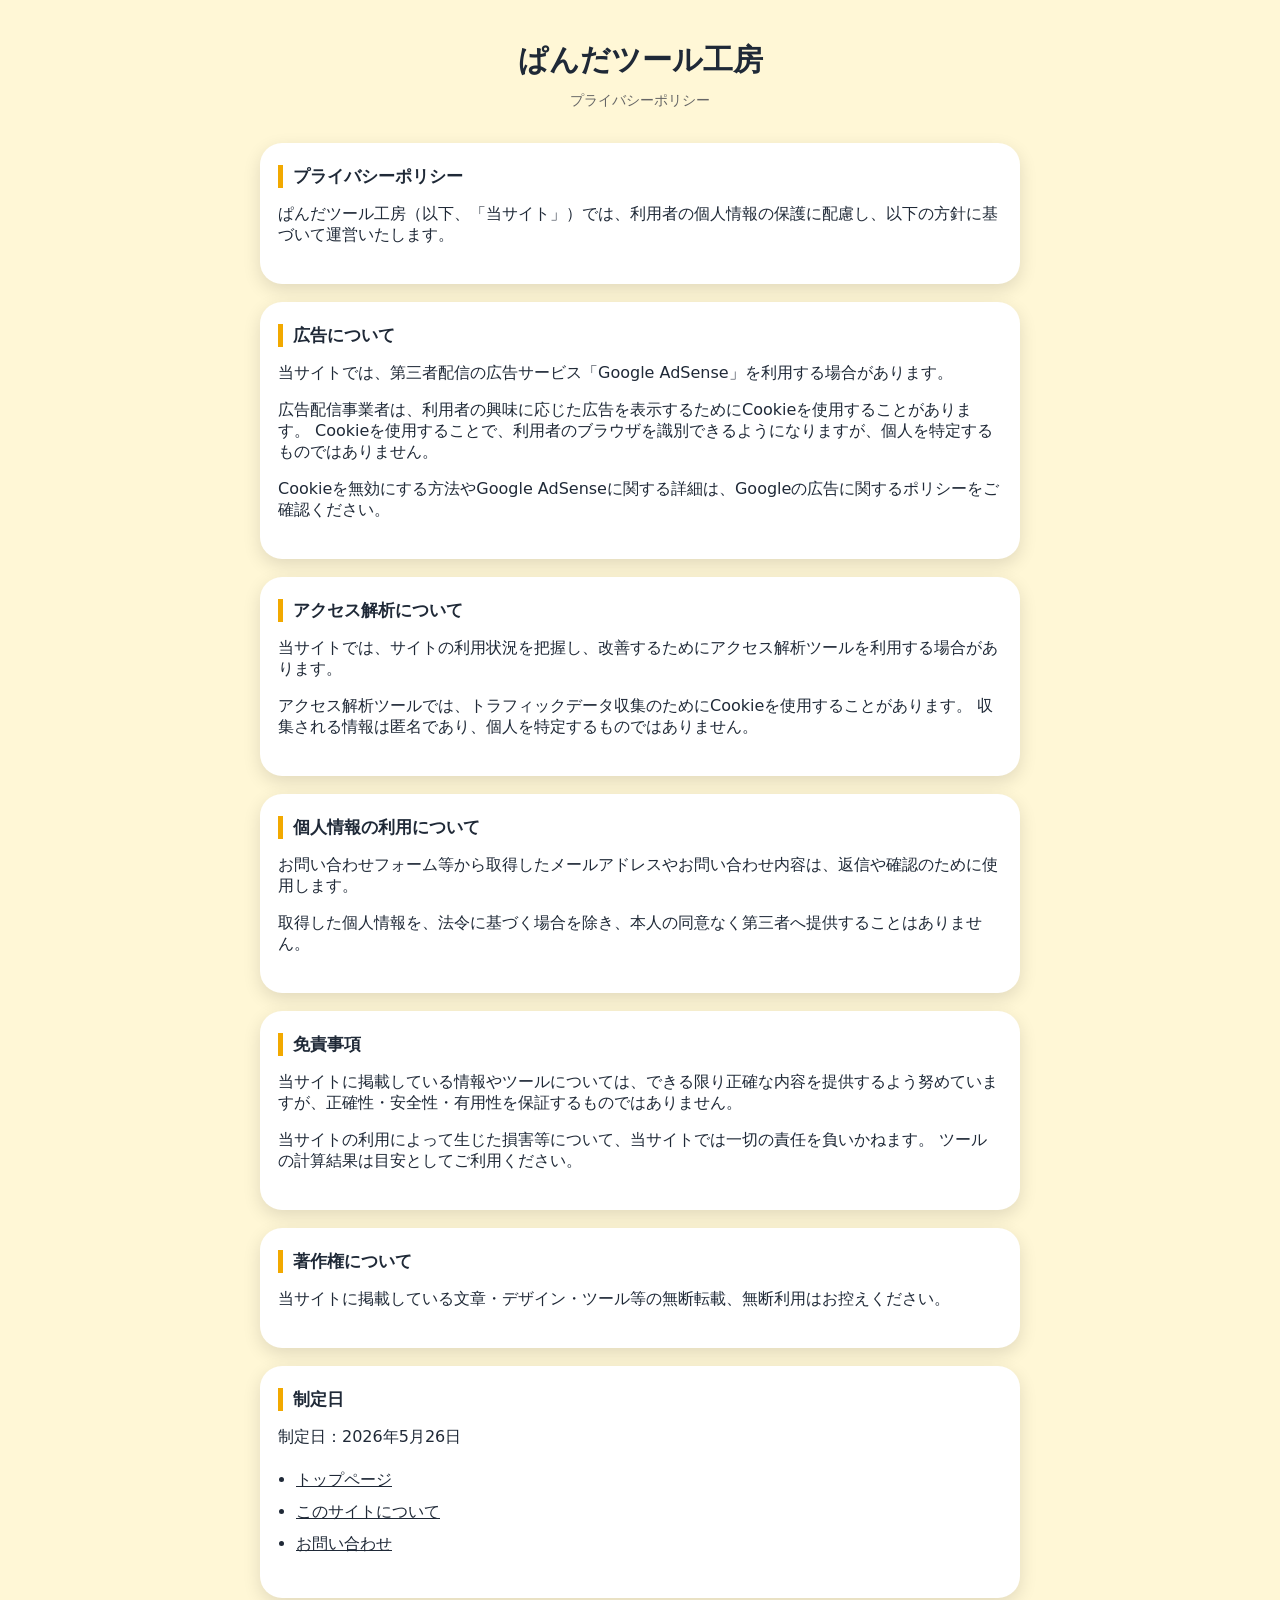
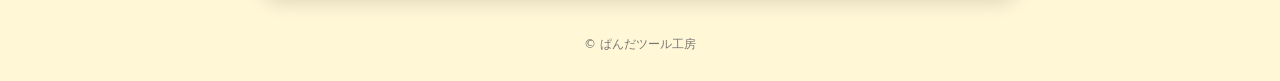
<file: privacy/index.html>
<!DOCTYPE html>
<html lang="ja">
<head>
  <meta charset="UTF-8" />
  <meta name="viewport" content="width=device-width, initial-scale=1.0" />

  <title>プライバシーポリシー | ぱんだツール工房</title>
  <meta name="description" content="ぱんだツール工房のプライバシーポリシーです。" />

  <link rel="stylesheet" href="/style.css" />

  <script async src="https://pagead2.googlesyndication.com/pagead/js/adsbygoogle.js?client=ca-pub-1423860406473731"
     crossorigin="anonymous"></script>
</head>

<body>
  <div class="container">
    <header class="site-header">
      <h1 class="logo">ぱんだツール工房</h1>
      <p class="catch">
        プライバシーポリシー
      </p>
    </header>

    <main>
      <section class="card">
        <h2 class="section-title">プライバシーポリシー</h2>

        <p>
          ぱんだツール工房（以下、「当サイト」）では、利用者の個人情報の保護に配慮し、以下の方針に基づいて運営いたします。
        </p>
      </section>

      <section class="card">
        <h2 class="section-title">広告について</h2>

        <p>
          当サイトでは、第三者配信の広告サービス「Google AdSense」を利用する場合があります。
        </p>

        <p>
          広告配信事業者は、利用者の興味に応じた広告を表示するためにCookieを使用することがあります。
          Cookieを使用することで、利用者のブラウザを識別できるようになりますが、個人を特定するものではありません。
        </p>

        <p>
          Cookieを無効にする方法やGoogle AdSenseに関する詳細は、Googleの広告に関するポリシーをご確認ください。
        </p>
      </section>

      <section class="card">
        <h2 class="section-title">アクセス解析について</h2>

        <p>
          当サイトでは、サイトの利用状況を把握し、改善するためにアクセス解析ツールを利用する場合があります。
        </p>

        <p>
          アクセス解析ツールでは、トラフィックデータ収集のためにCookieを使用することがあります。
          収集される情報は匿名であり、個人を特定するものではありません。
        </p>
      </section>

      <section class="card">
        <h2 class="section-title">個人情報の利用について</h2>

        <p>
          お問い合わせフォーム等から取得したメールアドレスやお問い合わせ内容は、返信や確認のために使用します。
        </p>

        <p>
          取得した個人情報を、法令に基づく場合を除き、本人の同意なく第三者へ提供することはありません。
        </p>
      </section>

      <section class="card">
        <h2 class="section-title">免責事項</h2>

        <p>
          当サイトに掲載している情報やツールについては、できる限り正確な内容を提供するよう努めていますが、正確性・安全性・有用性を保証するものではありません。
        </p>

        <p>
          当サイトの利用によって生じた損害等について、当サイトでは一切の責任を負いかねます。
          ツールの計算結果は目安としてご利用ください。
        </p>
      </section>

      <section class="card">
        <h2 class="section-title">著作権について</h2>

        <p>
          当サイトに掲載している文章・デザイン・ツール等の無断転載、無断利用はお控えください。
        </p>
      </section>

      <section class="card">
        <h2 class="section-title">制定日</h2>

        <p>
          制定日：2026年5月26日
        </p>

        <ul class="link-list">
          <li><a href="/">トップページ</a></li>
          <li><a href="/about/">このサイトについて</a></li>
          <li><a href="/contact/">お問い合わせ</a></li>
        </ul>
      </section>
    </main>

    <footer class="footer">
      © ぱんだツール工房
    </footer>
  </div>
</body>
</html>
</file>
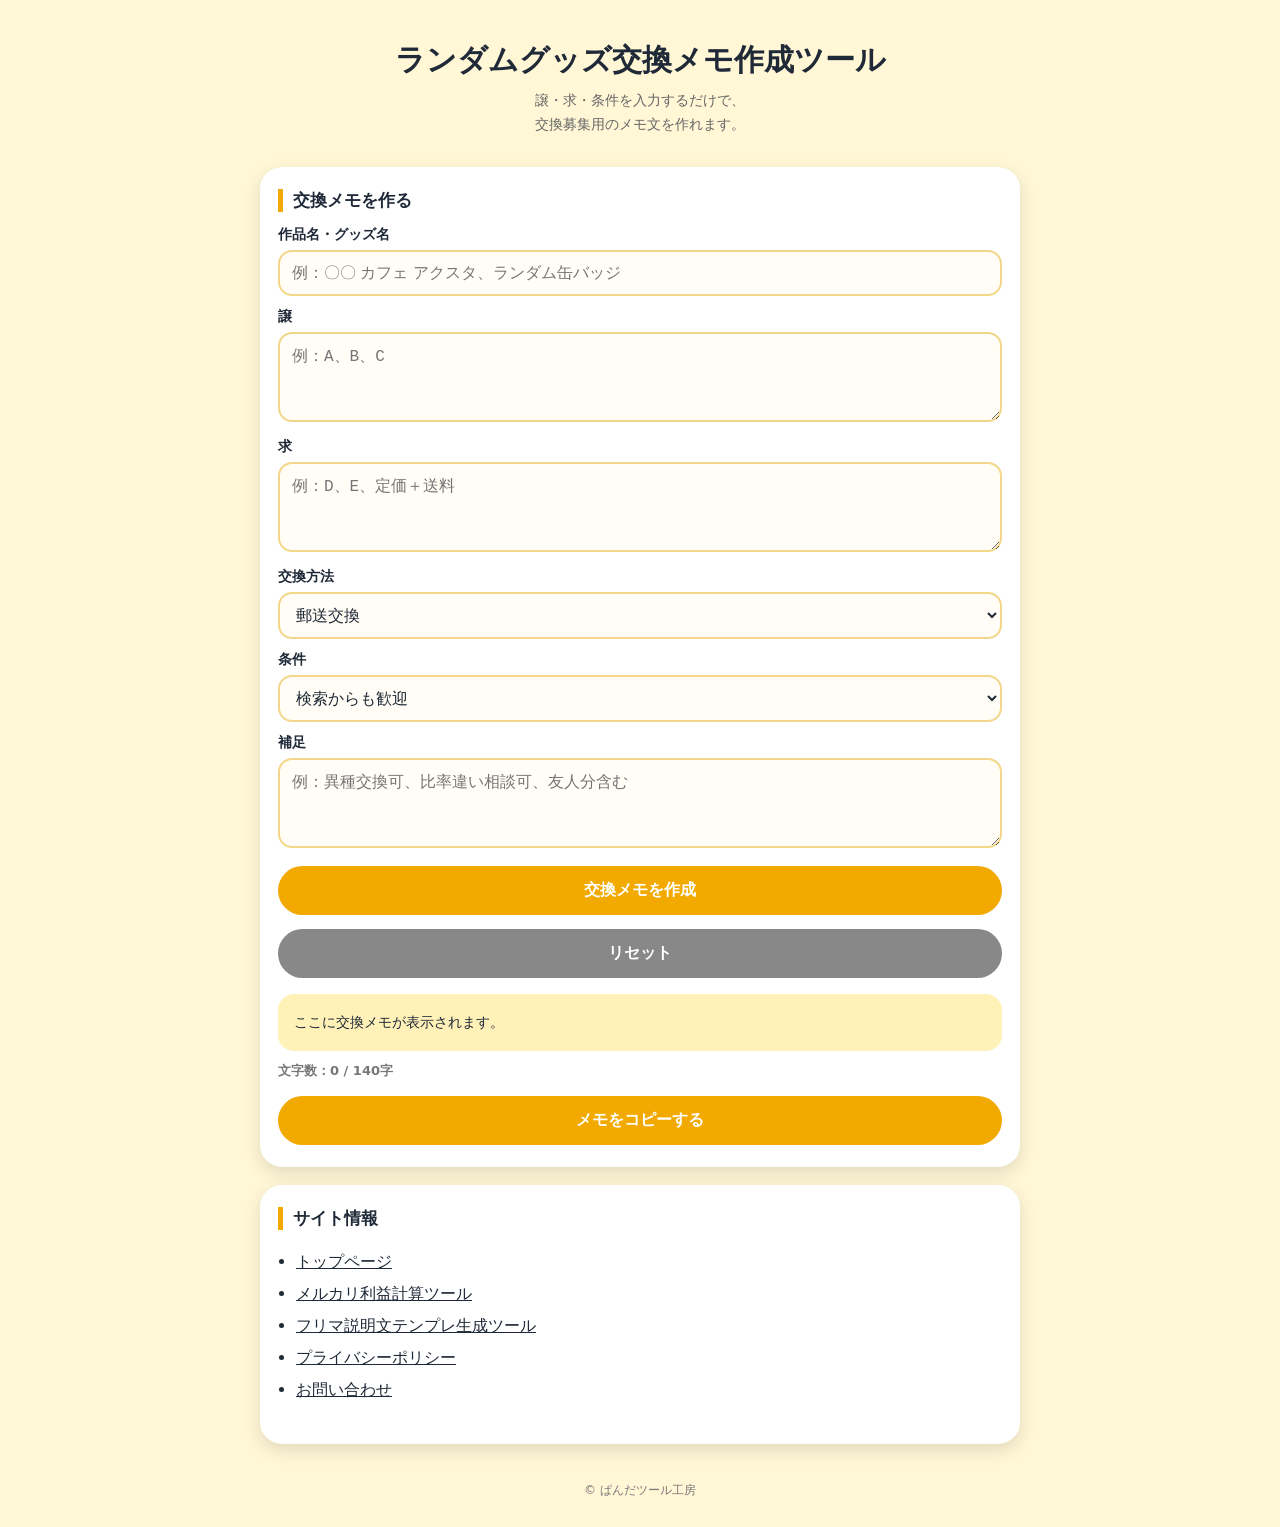
<file: trade-memo/index.html>
<!DOCTYPE html>
<html lang="ja">
<head>
  <meta charset="UTF-8" />
  <meta name="viewport" content="width=device-width, initial-scale=1.0" />

  <title>ランダムグッズ交換メモ作成ツール | ぱんだツール工房</title>
  <meta name="description" content="ランダムグッズの譲渡・交換募集文をかんたんに作成できる無料ツールです。" />

  <link rel="stylesheet" href="/style.css" />

  <script async src="https://pagead2.googlesyndication.com/pagead/js/adsbygoogle.js?client=ca-pub-1423860406473731"
       crossorigin="anonymous"></script>

  <style>
    .form-label {
      display: block;
      margin: 12px 0 6px;
      font-weight: 900;
      font-size: 14px;
    }

    .form-input,
    .form-select,
    .form-textarea {
      width: 100%;
      box-sizing: border-box;
      font-size: 16px;
      padding: 12px;
      border: 2px solid #f2d78a;
      border-radius: 14px;
      background: #fffdf5;
      color: #1f2937;
      outline: none;
    }

    .form-textarea {
      min-height: 90px;
      resize: vertical;
    }

    .tool-button {
      width: 100%;
      margin-top: 14px;
      border: none;
      border-radius: 999px;
      padding: 14px;
      background: #f2a900;
      color: #ffffff;
      font-size: 16px;
      font-weight: 900;
      cursor: pointer;
    }

    .reset-button {
      background: #888;
    }

    .result-box {
      white-space: pre-wrap;
      background: #fff1b8;
      border-radius: 16px;
      padding: 16px;
      margin-top: 16px;
      font-size: 14px;
      line-height: 1.8;
    }
  </style>
</head>

<body>
  <div class="container">
    <header class="site-header">
      <h1 class="logo">ランダムグッズ交換メモ作成ツール</h1>
      <p class="catch">
        譲・求・条件を入力するだけで、<br>
        交換募集用のメモ文を作れます。
      </p>
    </header>

    <main>
      <section class="card">
        <h2 class="section-title">交換メモを作る</h2>

        <label class="form-label" for="title">作品名・グッズ名</label>
        <input class="form-input" id="title" placeholder="例：〇〇 カフェ アクスタ、ランダム缶バッジ" />

        <label class="form-label" for="offer">譲</label>
        <textarea class="form-textarea" id="offer" placeholder="例：A、B、C"></textarea>

        <label class="form-label" for="want">求</label>
        <textarea class="form-textarea" id="want" placeholder="例：D、E、定価＋送料"></textarea>

        <label class="form-label" for="method">交換方法</label>
        <select class="form-select" id="method">
          <option value="郵送交換希望です。">郵送交換</option>
          <option value="都内手渡し希望です。">都内手渡し</option>
          <option value="郵送または手渡し可能です。">郵送・手渡しどちらも可</option>
          <option value="イベント会場での手渡し希望です。">イベント会場手渡し</option>
        </select>

        <label class="form-label" for="condition">条件</label>
        <select class="form-select" id="condition">
          <option value="検索からでもお気軽にお声がけください。">検索からも歓迎</option>
          <option value="まとめての方を優先させていただきます。">まとめて優先</option>
          <option value="条件の良い方を優先させていただきます。">条件の良い方優先</option>
          <option value="初回の方はプロフィールをご確認ください。">初回プロカ確認</option>
        </select>

        <label class="form-label" for="note">補足</label>
        <textarea class="form-textarea" id="note" placeholder="例：異種交換可、比率違い相談可、友人分含む"></textarea>

        <button class="tool-button" onclick="generateMemo()">交換メモを作成</button>
        <button class="tool-button reset-button" onclick="resetForm()">リセット</button>

        <div class="result-box" id="result">ここに交換メモが表示されます。</div>

        <div class="char-count" id="charCount">文字数：0 / 140字</div>

        <button class="tool-button" onclick="copyMemo()">メモをコピーする</button>
      </section>

      <section class="card">
        <h2 class="section-title">サイト情報</h2>
        <ul class="link-list">
          <li><a href="/">トップページ</a></li>
          <li><a href="/mercari/">メルカリ利益計算ツール</a></li>
          <li><a href="/frima-template/">フリマ説明文テンプレ生成ツール</a></li>
          <li><a href="/privacy/">プライバシーポリシー</a></li>
          <li><a href="/contact/">お問い合わせ</a></li>
        </ul>
      </section>
    </main>

    <footer class="footer">
      © ぱんだツール工房
    </footer>
  </div>

 <script>
  const MAX_LENGTH = 140;

  function countChars(text) {
    return Array.from(text).length;
  }

  function generateMemo() {
    const title = document.getElementById("title").value || "ランダムグッズ";
    const offer = document.getElementById("offer").value || "未入力";
    const want = document.getElementById("want").value || "未入力";
    const method = document.getElementById("method").value;
    const condition = document.getElementById("condition").value;
    const note = document.getElementById("note").value;

    let text =
`【交換・譲渡】${title}

譲：
${offer}

求：
${want}

${method}
${condition}`;

    if (note.trim() !== "") {
      text += `\n\n補足：\n${note}`;
    }

    text += `\n\nよろしくお願いいたします。`;

    const length = countChars(text);
    const resultEl = document.getElementById("result");
    const countEl = document.getElementById("charCount");

    resultEl.textContent = text;

    if (length > MAX_LENGTH) {
      countEl.textContent = `文字数：${length} / ${MAX_LENGTH}字　※140字を超えています。内容を短くしてください。`;
      countEl.className = "char-count error";
    } else {
      countEl.textContent = `文字数：${length} / ${MAX_LENGTH}字　OK`;
      countEl.className = "char-count ok";
    }
  }

  function copyMemo() {
    const text = document.getElementById("result").textContent;
    const length = countChars(text);

    if (length > MAX_LENGTH) {
      alert("140字を超えているためコピーできません。内容を短くしてください。");
      return;
    }

    if (text === "ここに交換メモが表示されます。") {
      alert("先に交換メモを作成してください。");
      return;
    }

    navigator.clipboard.writeText(text).then(() => {
      alert("コピーしました！");
    });
  }

  function resetForm() {
    document.querySelectorAll("input, textarea, select").forEach(el => {
      el.value = "";
    });

    document.getElementById("method").value = "郵送交換希望です。";
    document.getElementById("condition").value = "検索からでもお気軽にお声がけください。";
    document.getElementById("result").textContent = "ここに交換メモが表示されます。";
    document.getElementById("charCount").textContent = "文字数：0 / 140字";
    document.getElementById("charCount").className = "char-count";
  }
</script>
</body>
</html>
</file>
<file: style.css>
body {
  margin: 0;
  font-family: system-ui, -apple-system, BlinkMacSystemFont, "Segoe UI", sans-serif;
  background: #fff7d6;
  color: #1f2937;
}

a {
  color: inherit;
}

.container {
  max-width: 760px;
  margin: 0 auto;
  padding: 18px;
}

.site-header {
  text-align: center;
  padding: 22px 0 16px;
}

.logo {
  font-size: 30px;
  font-weight: 900;
  margin: 0;
}

.catch {
  font-size: 14px;
  color: #666;
  line-height: 1.7;
  margin-top: 8px;
}

.card {
  background: #ffffff;
  border-radius: 22px;
  padding: 22px 18px;
  box-shadow: 0 6px 18px rgba(0,0,0,0.12);
  margin-bottom: 18px;
}

.section-title {
  font-size: 17px;
  font-weight: 900;
  margin: 0 0 14px;
  padding-left: 10px;
  border-left: 5px solid #f2a900;
}

.tool-list {
  display: grid;
  gap: 12px;
}

.tool-card {
  display: block;
  text-decoration: none;
  background: #fffdf5;
  border: 2px solid #f2d78a;
  border-radius: 16px;
  padding: 16px;
  transition: 0.15s;
}

.tool-card:hover {
  background: #fff3bf;
  transform: translateY(-2px);
}

.tool-title {
  font-size: 18px;
  font-weight: 900;
  color: #f2a900;
  margin-bottom: 6px;
}

.tool-desc {
  font-size: 14px;
  color: #555;
  line-height: 1.7;
}

.button {
  display: inline-block;
  text-decoration: none;
  background: #f2a900;
  color: #ffffff;
  font-weight: 900;
  border-radius: 999px;
  padding: 12px 18px;
  margin-top: 10px;
}

.link-list {
  padding-left: 18px;
  line-height: 2;
}

.note {
  font-size: 12px;
  color: #777;
  line-height: 1.7;
}

.footer {
  text-align: center;
  font-size: 12px;
  color: #777;
  padding: 20px 0 10px;
}

.char-count {
  margin-top: 10px;
  font-size: 13px;
  font-weight: 900;
  color: #777;
  line-height: 1.6;
}

.char-count.ok {
  color: #15803d;
}

.char-count.error {
  color: #dc2626;
}

@media (max-width: 480px) {
  .container {
    padding: 12px;
  }

  .logo {
    font-size: 25px;
  }

  .card {
    padding: 20px 14px;
  }
}
</file>
